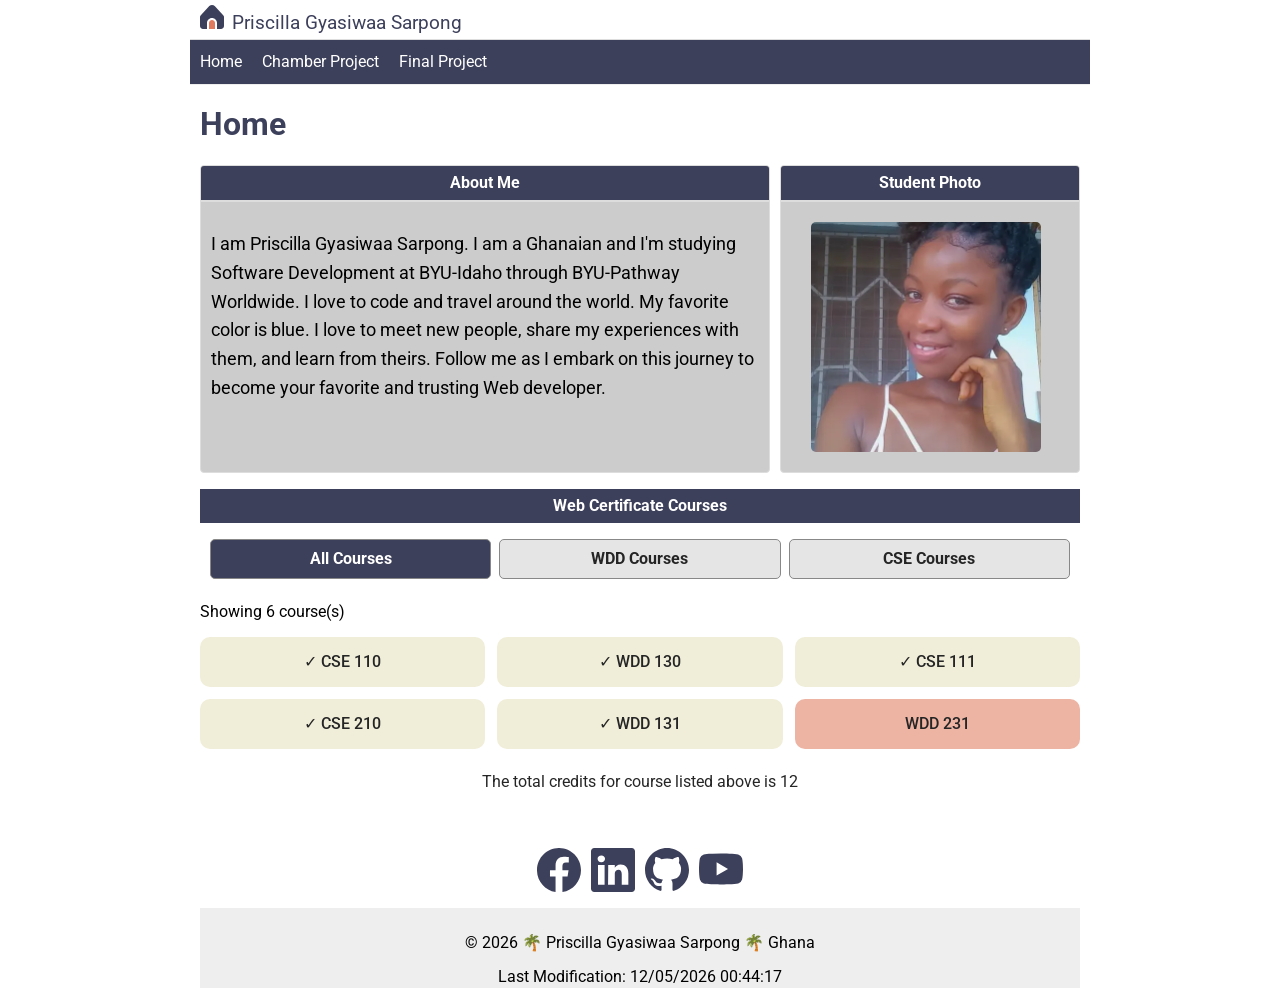
<file: index.html>
<!DOCTYPE html>
<html lang="en">
<head>
    <meta charset="UTF-8">
    <meta name="viewport" content="width=device-width, initial-scale=1.0">
    
    <title>Home | Priscilla Sarpong</title>

    <meta name="description" content="Priscilla Sarpong's WDD 231 homepage featuring her profile, projects, and certificate courses.">
    <meta name="author" content="Priscilla Gyasiwaa Sarpong">

    <meta property="og:title" content="Priscilla Gyasiwaa Sarpong | WDD231 Course Homepage">
    <meta property="og:description" content="Explore Priscilla Sarpong's WDD 231 homepage, featuring her profile, web development courses, and learning progress">
    <meta property="og:image" content="https://psarpong-tech.github.io/wdd231/images/profile.webp">
    <meta property="og:url" content="https://psarpong-tech.github.io/wdd231/">

    <link rel="preconnect" href="https://fonts.googleapis.com">
    <link rel="preconnect" href="https://fonts.gstatic.com" crossorigin>
    <link href="https://fonts.googleapis.com/css2?family=Roboto&family=Open+Sans&display=swap" rel="stylesheet">

    <link rel="stylesheet" href="styles/normalize.css">
    <link rel="stylesheet" href="styles/small.css">
    <link rel="stylesheet" href="styles/larger.css">
    
    <link rel="icon" href="favicon.ico">

    <script src="scripts/navigation.js" defer></script>
    <script src="scripts/getdates.js" defer></script>
    <script src="scripts/course.js" defer></script>

</head>
<body>
    <header>
        <img src="images/home.svg" alt="Site Logo" width="512" height="512">
        <span>Priscilla Gyasiwaa Sarpong</span>
        <button id="ham-btn" class="hamburger" aria-label="Open navigation menu" aria-expanded="false"></button>
    </header>

    <nav id="nav-bar" class="navigation">
        <ul>
            <li class="current"><a href="index.html">Home</a></li>
            <li><a href="https://psarpong-tech.github.io/wdd231/chamber">Chamber Project</a></li>
            <li><a href="#">Final Project</a></li>
        </ul>
    </nav>

    <main>
        <h1>Home</h1>
        <div class="profile-content">
            <section class="profile">
                <h2>About Me</h2>
                <p>I am Priscilla Gyasiwaa Sarpong. I am a Ghanaian and I'm studying Software Development at BYU-Idaho through BYU-Pathway Worldwide.
                    I love to code and travel around the world. My favorite color is blue. I love to meet new people, share my experiences with them,
                    and learn from theirs. Follow me as I embark on this journey to become your favorite and trusting Web developer.
                </p>
            </section>

            <section class="photo">
                <h2>Student Photo</h2>
                <img src="images/profile.webp" alt="Priscilla Sarpong">
            </section>
            
        </div>

        <section class="courses">
            <h2>Web Certificate Courses</h2>
            <div class="filters">
                <button type="button" class="filter-btn active" data-filter="all">
                All Courses
                </button>
                <button type="button" class="filter-btn" data-filter="WDD">
                WDD Courses
                </button>
                <button type="button" class="filter-btn" data-filter="CSE">
                CSE Courses
                </button>
            </div>

            <p id="course-count" aria-live="polite"></p>

            <div id="course-content" class="course-grid"></div>

            <p id="credit-total" class="credit-total" aria-live="polite"></p>
        </section>

        <dialog id="course-details"></dialog>
    </main>

    <footer>
        <div class="social">
            <a href="https://facebook.com/priscillagyasiwaaofficial" target="_blank"><img src="images/facebook.svg" alt="Facebook" width="16" height="16"></a>
            <a href="https://linkedin.com/priscillagyasiwaa" target="_blank"><img src="images/linkedin.svg" alt="LinkedIn" width="16" height="16"></a>
            <a href="https://github.com/psarpong-tech" target="_blank"><img src="images/github.svg" alt="Github" width="16" height="16"></a>
            <a href="https://youtube.com/@PSMediatales" target="_blank"><img src="images/youtube.svg" alt="YouTube" width="16" height="16"></a>
        </div>

        <div class="footer-p">
            <p>©️ <span id="currentyear"></span> 🌴 Priscilla Gyasiwaa Sarpong 🌴 Ghana</p>
            <p id="lastModified"></p>
        </div>
    </footer>
</body>
</html>
</file>
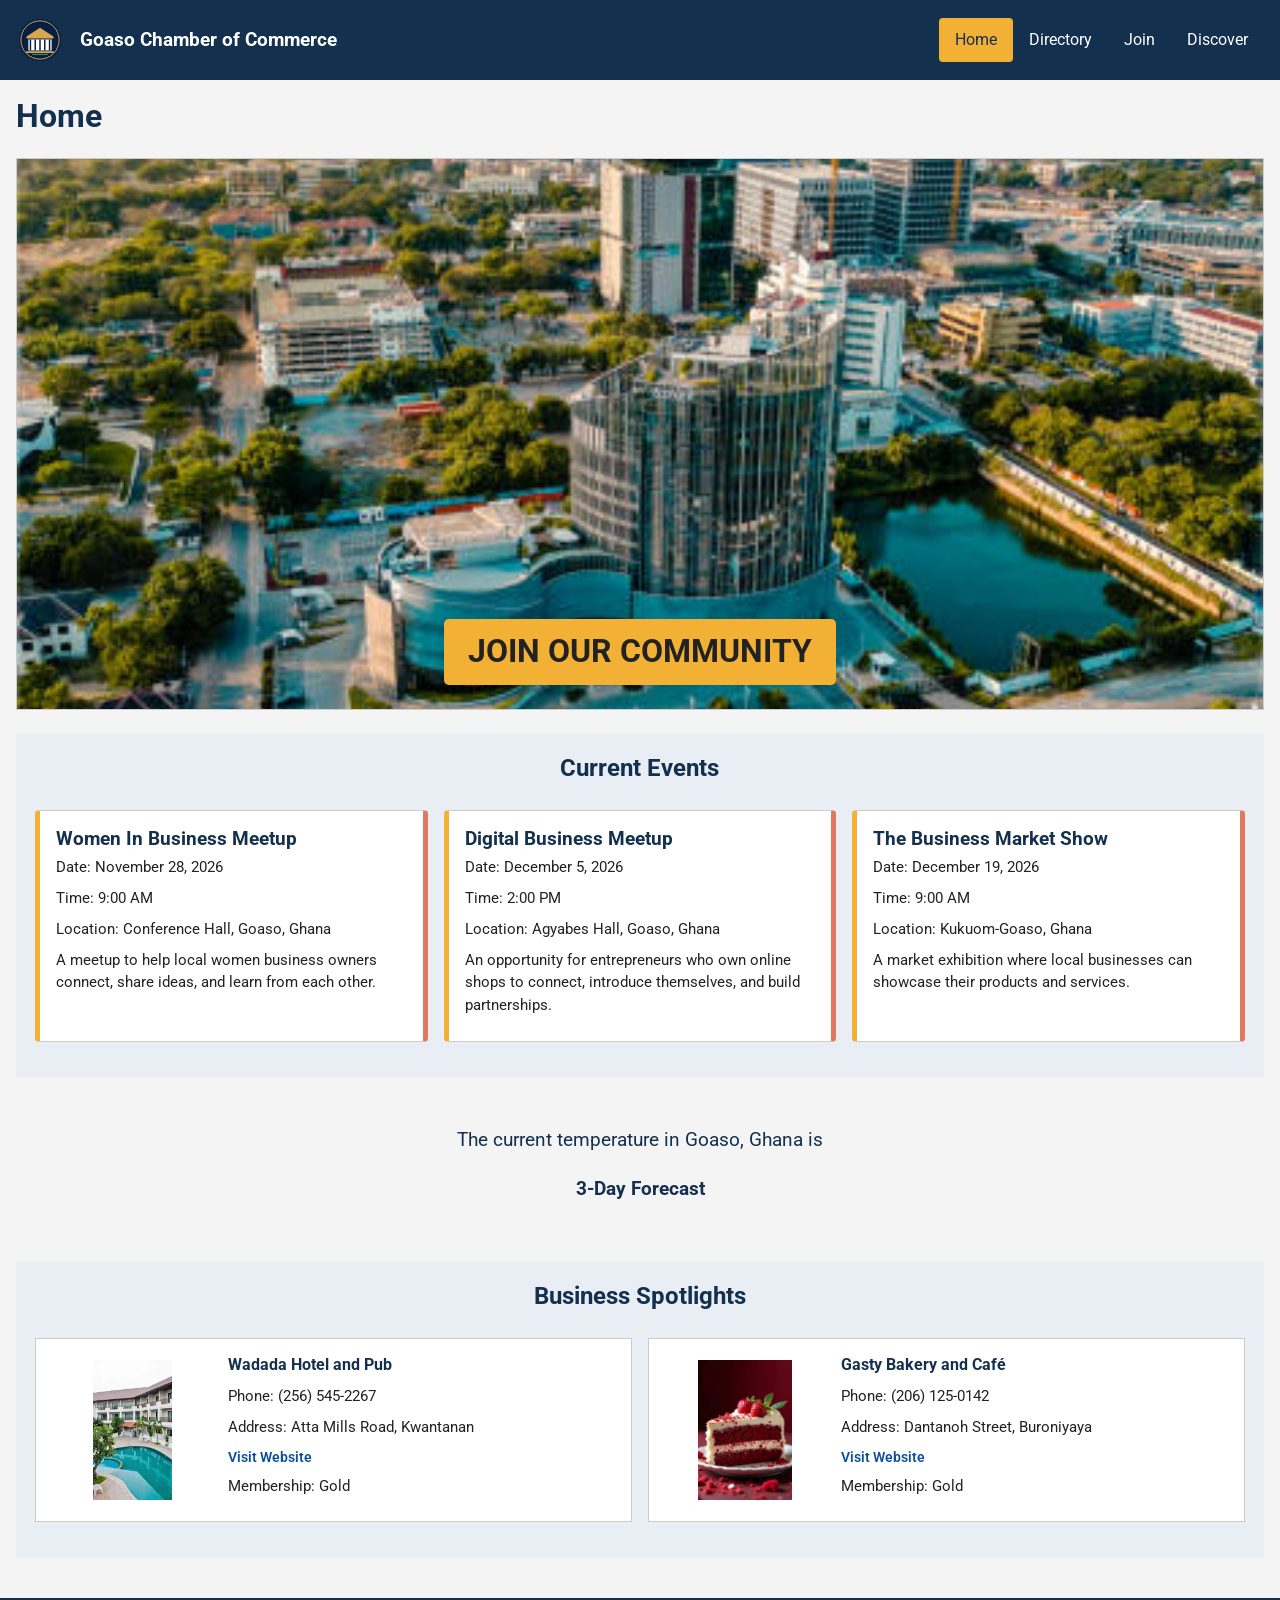
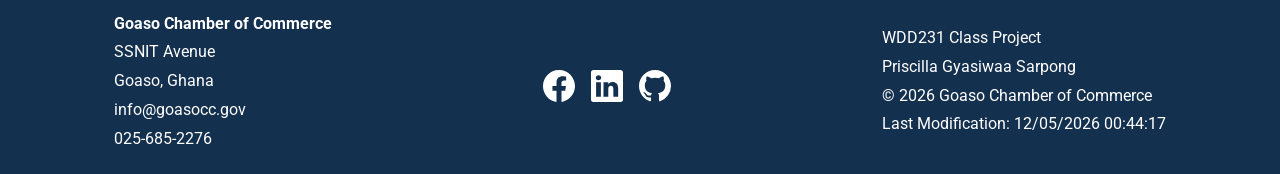
<file: chamber/index.html>
<!DOCTYPE html>
<html lang="en">
<head>
  <meta charset="UTF-8">
  <meta name="viewport" content="width=device-width, initial-scale=1.0">
  <title>Home | Goaso Chamber of Commerce</title>

  <meta name="description" content="Discover the Goaso Chamber of Commerce, explore local businesses, stay updated on community events, and check the latest weather in Goaso, Ghana.">
  <meta name="author" content="Priscilla Gyasiwaa Sarpong">

  <link rel="icon" href="images/favicon (1).ico" type="image/svg+xml">

  <meta property="og:title" content="Home | Goaso Chamber of Commerce">
  <meta property="og:description" content="Connect with the Goaso business community, discover local businesses, explore community events, and stay informed about Goaso, Ghana.">
  <meta property="og:image" content="https://psarpong-tech.github.io/wdd231/chamber/images/goaso-chamber.png">
  <meta property="og:url" content="https://psarpong-tech.github.io/wdd231/chamber/index.html">
  <meta property="og:type" content="website">

  <link rel="preconnect" href="https://fonts.googleapis.com">
  <link rel="preconnect" href="https://fonts.gstatic.com" crossorigin>
  <link href="https://fonts.googleapis.com/css2?family=Roboto&display=swap" rel="stylesheet">

  <link rel="stylesheet" href="styles/normalize.css">
  <link rel="stylesheet" href="styles/small-chamber.css">
  <link rel="stylesheet" href="styles/large-chamber.css">

  <script src="scripts/navigation.js" defer></script>
  <script src="scripts/events.js" defer></script>
  <script src="scripts/weather.js" defer></script>
  <script src="scripts/spotlights.js" defer></script>
  <script src="scripts/getdates.js" defer></script>
</head>
<body>
  <header>
    <img src="images/logo.svg" alt="Chamber logo" width="48" height="48">
    <span>Goaso Chamber of Commerce</span>
    <button id="ham-btn" class="hamburger" aria-label="Open navigation menu" aria-expanded="false"></button>
    <nav id="nav-bar" class="navigation">
      <ul>
        <li><a href="index.html" class="active">Home</a></li>
        <li><a href="directory.html">Directory</a></li>
        <li><a href="join.html">Join</a></li>
        <li><a href="#">Discover</a></li>
      </ul>
    </nav>
  </header>

  <main>
    <h1>Home</h1>
    <div class="hero-image">
      <img src="images/background-image.jpg" alt="">    
      <nav class="cta">
        <a href="join.html" class="btn">JOIN OUR COMMUNITY</a>
      </nav>
    </div>

    <section id="current-events">
      <h2>Current Events</h2>
    </section>

    <section id="current-weather">
      <p>The current temperature in Goaso, Ghana is <span id="current-temp"></span></p>
      <figure id="current-weather-icon">
        <figcaption></figcaption>
      </figure>

      <h3>3-Day Forecast</h3>
      <div id="forecast"></div>
    </section>

    <section id="spotlights">
      <h2>Business Spotlights</h2>
    </section>
  </main> 

  <footer>
    <section>
      <div class="address">
        <p><strong>Goaso Chamber of Commerce</strong></p>
        <p>SSNIT Avenue</p>
        <p>Goaso, Ghana</p>
        <p>info@goasocc.gov</p>
        <p>025-685-2276</p>
      </div>

      <div class="social">
        <a href="https://facebook.com/priscillagyasiwaaofficial" target="_blank" rel="noopener noreferrer"><img src="images/facebook.svg" alt="Facebook" width="32" height="32"></a>
        <a href="https://linkedin.com/priscillagyasiwaa" target="_blank" rel="noopener noreferrer"><img src="images/linkedin.svg" alt="LinkedIn" width="32" height="32"></a>
        <a href="https://github.com/psarpong-tech" target="_blank" rel="noopener noreferrer"><img src="images/github.svg" alt="Github" width="32" height="32"></a>
      </div>

      <div class="project-info">
        <p>WDD231 Class Project</p>
        <p>Priscilla Gyasiwaa Sarpong</p>
        <p> ©️ <span id="currentyear"></span> Goaso Chamber of Commerce</p>
        <p id="lastModified"></p>
      </div>  
    </section>
  </footer>
  
</body>
</html>
</file>
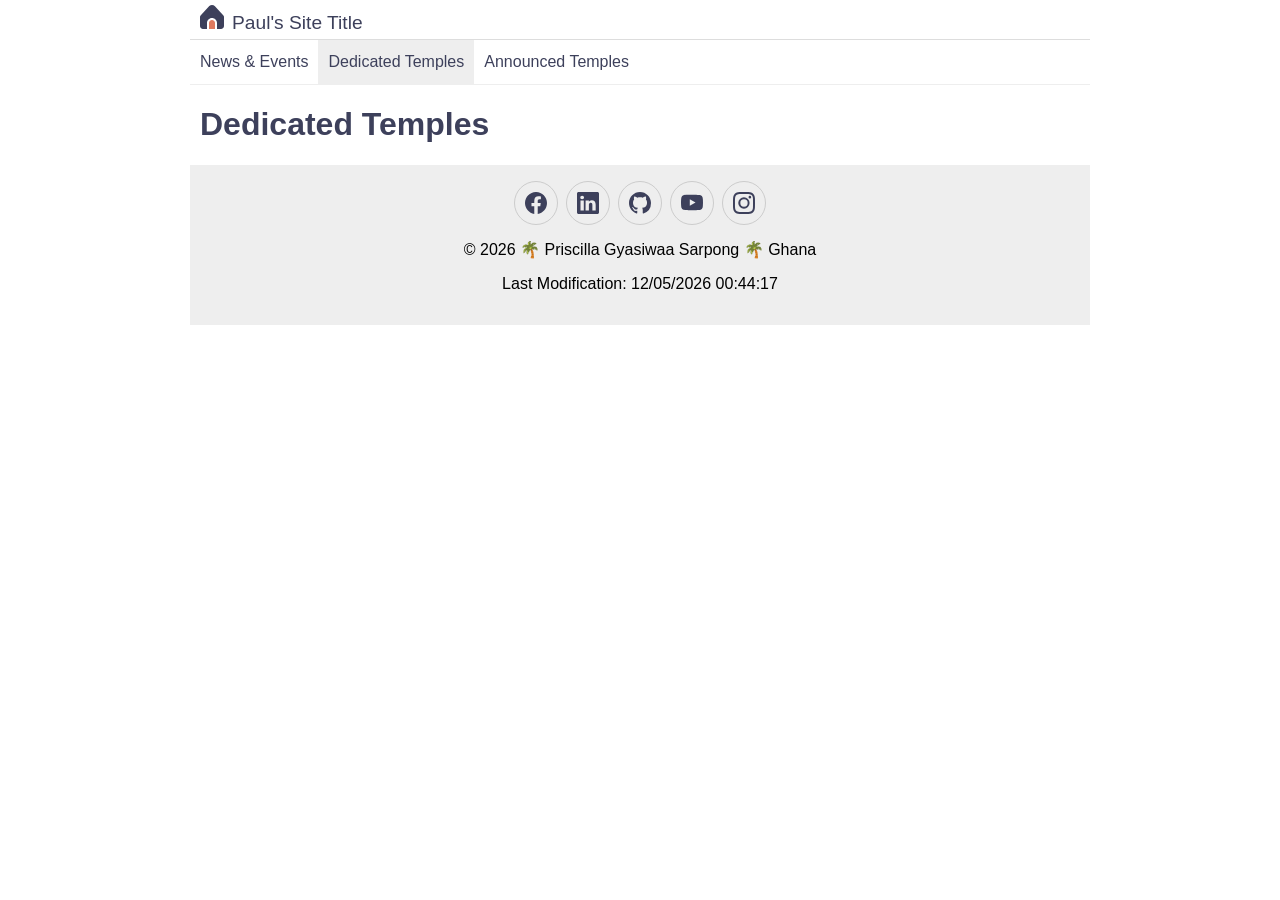
<file: site-review/index.html>
<!DOCTYPE html>
<html lang="en">
<head>
    <meta charset="UTF-8">
    <meta name="viewport" content="width=device-width, initial-scale=1.0">
    <title>Document</title>
    <link rel="stylesheet" href="styles/normalize.css">
    <link rel="stylesheet" href="styles/base.css">
    <link rel="stylesheet" href="styles/larger.css">

</head>
<body>
    <header>
        <img src="images/home.svg" alt="Site Logo" width="512" height="512">
        <span>Paul's Site Title</span>
        <button id="ham-btn" class="hamburger"></button>
    </header>
    <nav id="nav-bar" class="navigation">
        <ul>
            <li><a href="#">News &amp; Events</a></li>
            <li class="current"><a href="#">Dedicated Temples</a></li>
            <li><a href="#">Announced Temples</a></li>
        </ul>
    </nav>
    <main>
        <h1>Dedicated Temples</h1>
    </main>
    <footer>
        <div class="social">
            <a href="https://facebook.com/priscillagyasiwaaofficial" target="_blank"><img src="images/facebook.svg" alt="Facebook" width="16px" height="16px"></a>
            <a href="https://linkedin.com/priscillagyasiwaa" target="_blank"><img src="images/linkedin.svg" alt="LinkedIn" width="16px" height="16px"></a>
            <a href="https://github.com/psarpong-tech" target="_blank"><img src="images/github.svg" alt="Github" width="16px" height="16px"></a>
            <a href="https://youtube.com/@PSMediatales" target="_blank"><img src="images/youtube.svg" alt="YouTube" width="16px" height="16px"></a>
            <a href="https://instagram.com/nanaesiako" target="_blank"><img src="images/instagram.svg" alt="Instagram" width="16px" height="16px"></a>
        </div>

        <p>©️ <span id="currentyear"></span> 🌴 Priscilla Gyasiwaa Sarpong 🌴 Ghana</p>
        <p id="lastModified"></p>
    </footer>
    <script src="scripts/navigation.js"></script>
</body>
</html>
</file>
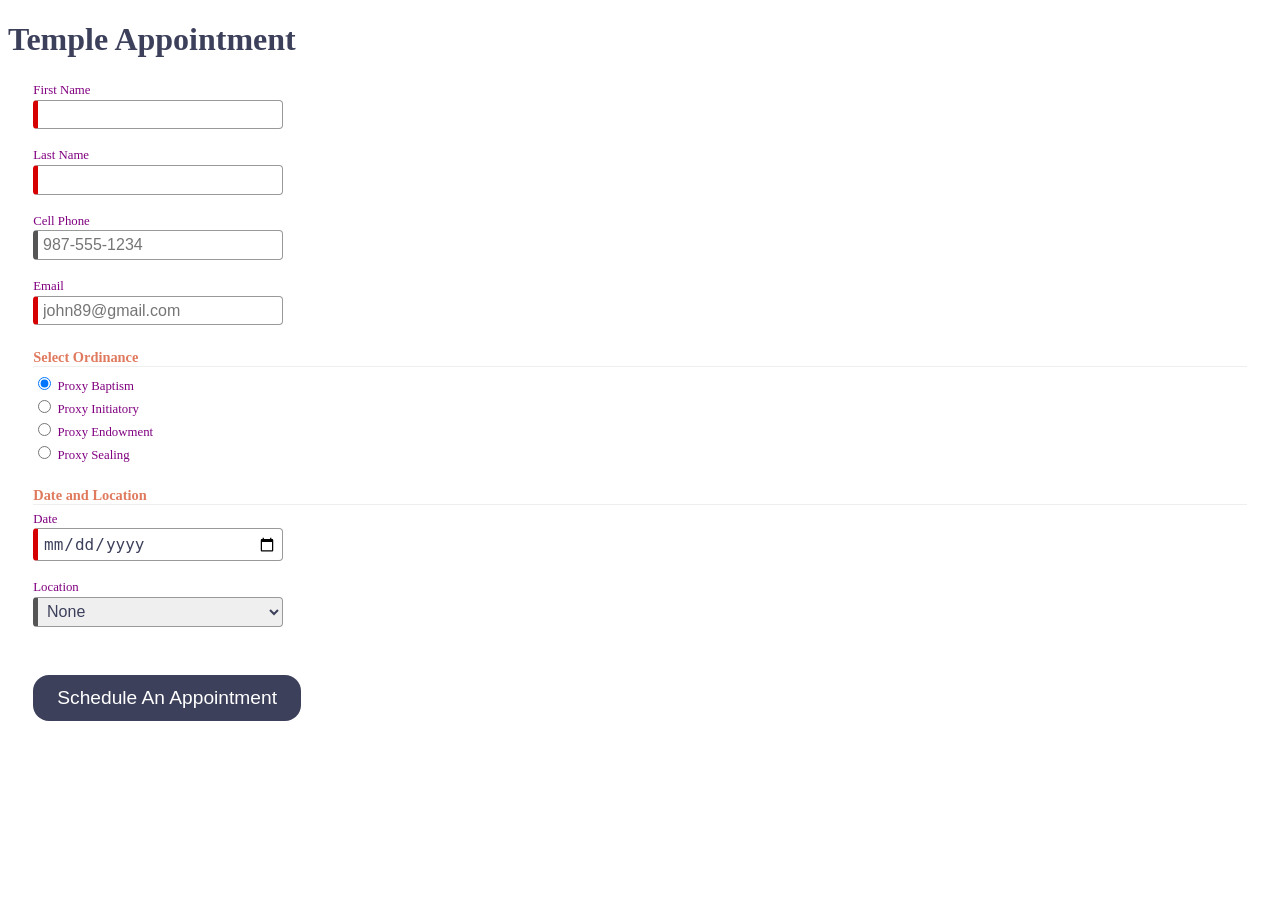
<file: startHere/index.html>
<!DOCTYPE html>
<html lang="en">

<head>
  <meta charset="UTF-8">
  <meta name="viewport" content="width=device-width, initial-scale=1.0">
  <meta name="description" content="Web Lab Start File">
  <meta name="author" content="Paul Cheney">

  <link rel="stylesheet" href="styles/small.css">
  <link rel="stylesheet" href="styles/large.css">

  <title>Web Lab Start File</title>
</head>

<body>

  <main>
    <h1>Temple Appointment</h1>

    <form method="GET" action="thanks.html" class="designOne">
      <label>First Name <input type="text" name="first" required autocomplete="given-name" title="Your First Name"></label>
        <label>Last Name <input type="text" name="last" required autocomplete="family-name" title="Your Last Name"></label>
        <label>Cell Phone <input type="tel" name="phone"  autocomplete="tel" title="A Phone Number with dashes" placeholder="987-555-1234" ></label>
        <label>Email <input type="email" name="email" required placeholder="john89@gmail.com"  title="Your Email" autocomplete="email"></label>
  

        <h3>Select Ordinance</h3>
        <label><input type="radio" name="ordinance" value="Baptism" checked> Proxy Baptism</label>
        <label><input type="radio" name="ordinance" value="Initiatory"> Proxy Initiatory</label>
        <label><input type="radio" name="ordinance" value="Endowment"> Proxy Endowment</label>
        <label><input type="radio" name="ordinance" value="Sealing"> Proxy Sealing</label>

        
        <h3>Date and Location</h3>
        <label>Date <input type="date" name="date" required></label>

        <label>Location
          <select name="location" required>
            <option value="">None</option>
            <option value="Payson">Payson</option>
            <option value="Orem">Orem</option>
            <option value="Provo City Center">Provo City Center</option>
        </label>

        <input type="submit" value="Schedule An Appointment">
    </form>

    
  </main>

</body>
</html>
</file>
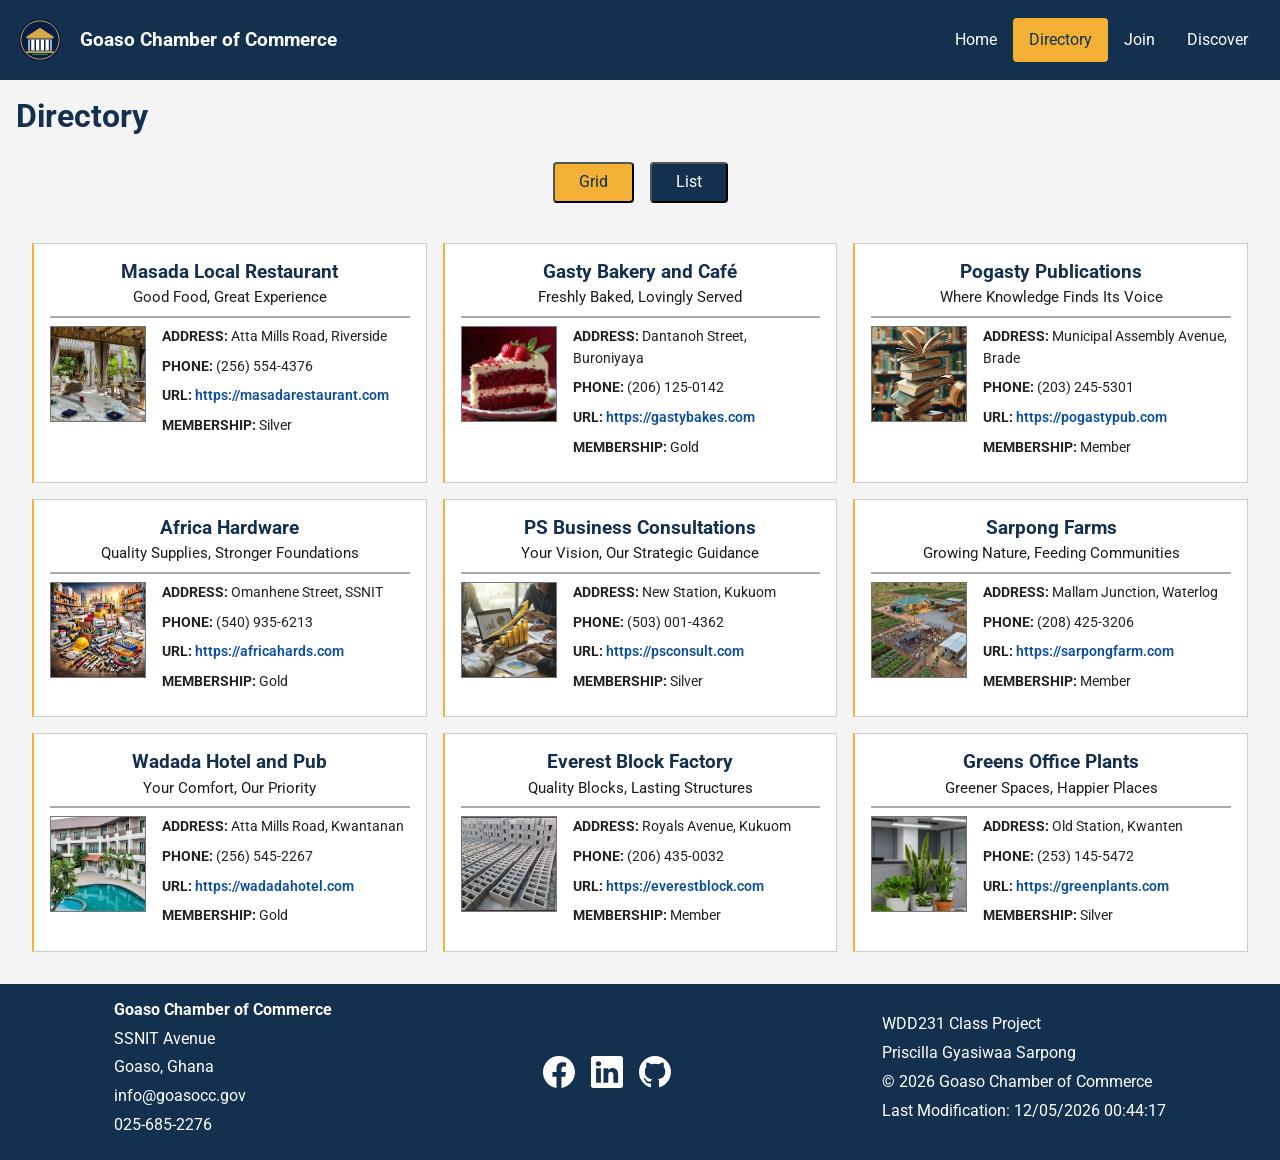
<file: chamber/directory.html>
<!DOCTYPE html>
<html lang="en">
<head>
  <meta charset="UTF-8">
  <meta name="viewport" content="width=device-width, initial-scale=1.0">

  <title>Directory | Goaso Chamber of Commerce</title>

  <meta name="description" content="Explore the directory of the member businesses of the Goaso Chamber of Commerce.">
  <meta name="author" content="Priscilla Gyasiwaa Sarpong">

  <link rel="icon" href="images/favicon (1).ico" type="image/svg+xml">

  <meta property="og:title" content="Directory | Goaso Chamber of Commerce">
  <meta property="og:description" content="Explore the directory of the member businesses of the Goaso Chamber of Commerce.">
  <meta property="og:image" content="https://psarpong-tech.github.io/wdd231/chamber/images/goaso-chamber.png">
  <meta property="og:url" content="https://psarpong-tech.github.io/wdd231/chamber/directory.html">
  <meta property="og:type" content="website">

  <link rel="preconnect" href="https://fonts.googleapis.com">
  <link rel="preconnect" href="https://fonts.gstatic.com" crossorigin>
  <link href="https://fonts.googleapis.com/css2?family=Roboto&display=swap" rel="stylesheet">

  <link rel="stylesheet" href="styles/normalize.css">
  <link rel="stylesheet" href="styles/small-chamber.css">
  <link rel="stylesheet" href="styles/large-chamber.css">

  <script src="scripts/navigation.js" defer></script>
  <script src="scripts/directory.js" defer></script>
  <script src="scripts/getdates.js" defer></script>
</head>

<body>
  <header>
    <img src="images/logo.svg" alt="Chamber logo" width="48" height="48">
    <span>Goaso Chamber of Commerce</span>
    <button id="ham-btn" class="hamburger" aria-label="Open navigation menu" aria-expanded="false"></button>
    <nav id="nav-bar" class="navigation">
      <ul>
        <li><a href="index.html">Home</a></li>
        <li><a href="directory.html" class="active">Directory</a></li>
        <li><a href="join.html">Join</a></li>
        <li><a href="#">Discover</a></li>
      </ul>
    </nav>
  </header>

  <main>
    <h1>Directory</h1>
    <div class="view-buttons">
      <button id="grid" class="active">Grid</button>
      <button id="list">List</button>
    </div>
    
    <div id="members" class="grid"></div>
  </main>

  <footer>
    <section>
      <div class="address">
        <p><strong>Goaso Chamber of Commerce</strong></p>
        <p>SSNIT Avenue</p>
        <p>Goaso, Ghana</p>
        <p>info@goasocc.gov</p>
        <p>025-685-2276</p>
      </div>

      <div class="social">
        <a href="https://facebook.com/priscillagyasiwaaofficial" target="_blank" rel="noopener noreferrer"><img src="images/facebook.svg" alt="Facebook" width="32" height="32"></a>
        <a href="https://linkedin.com/priscillagyasiwaa" target="_blank" rel="noopener noreferrer"><img src="images/linkedin.svg" alt="LinkedIn" width="32" height="32"></a>
        <a href="https://github.com/psarpong-tech" target="_blank" rel="noopener noreferrer"><img src="images/github.svg" alt="Github" width="32" height="32"></a>
      </div>

      <div class="project-info">
        <p>WDD231 Class Project</p>
        <p>Priscilla Gyasiwaa Sarpong</p>
        <p> ©️ <span id="currentyear"></span> Goaso Chamber of Commerce</p>
        <p id="lastModified"></p>
      </div>  
    </section>
  </footer>
</body>
</html>
</file>
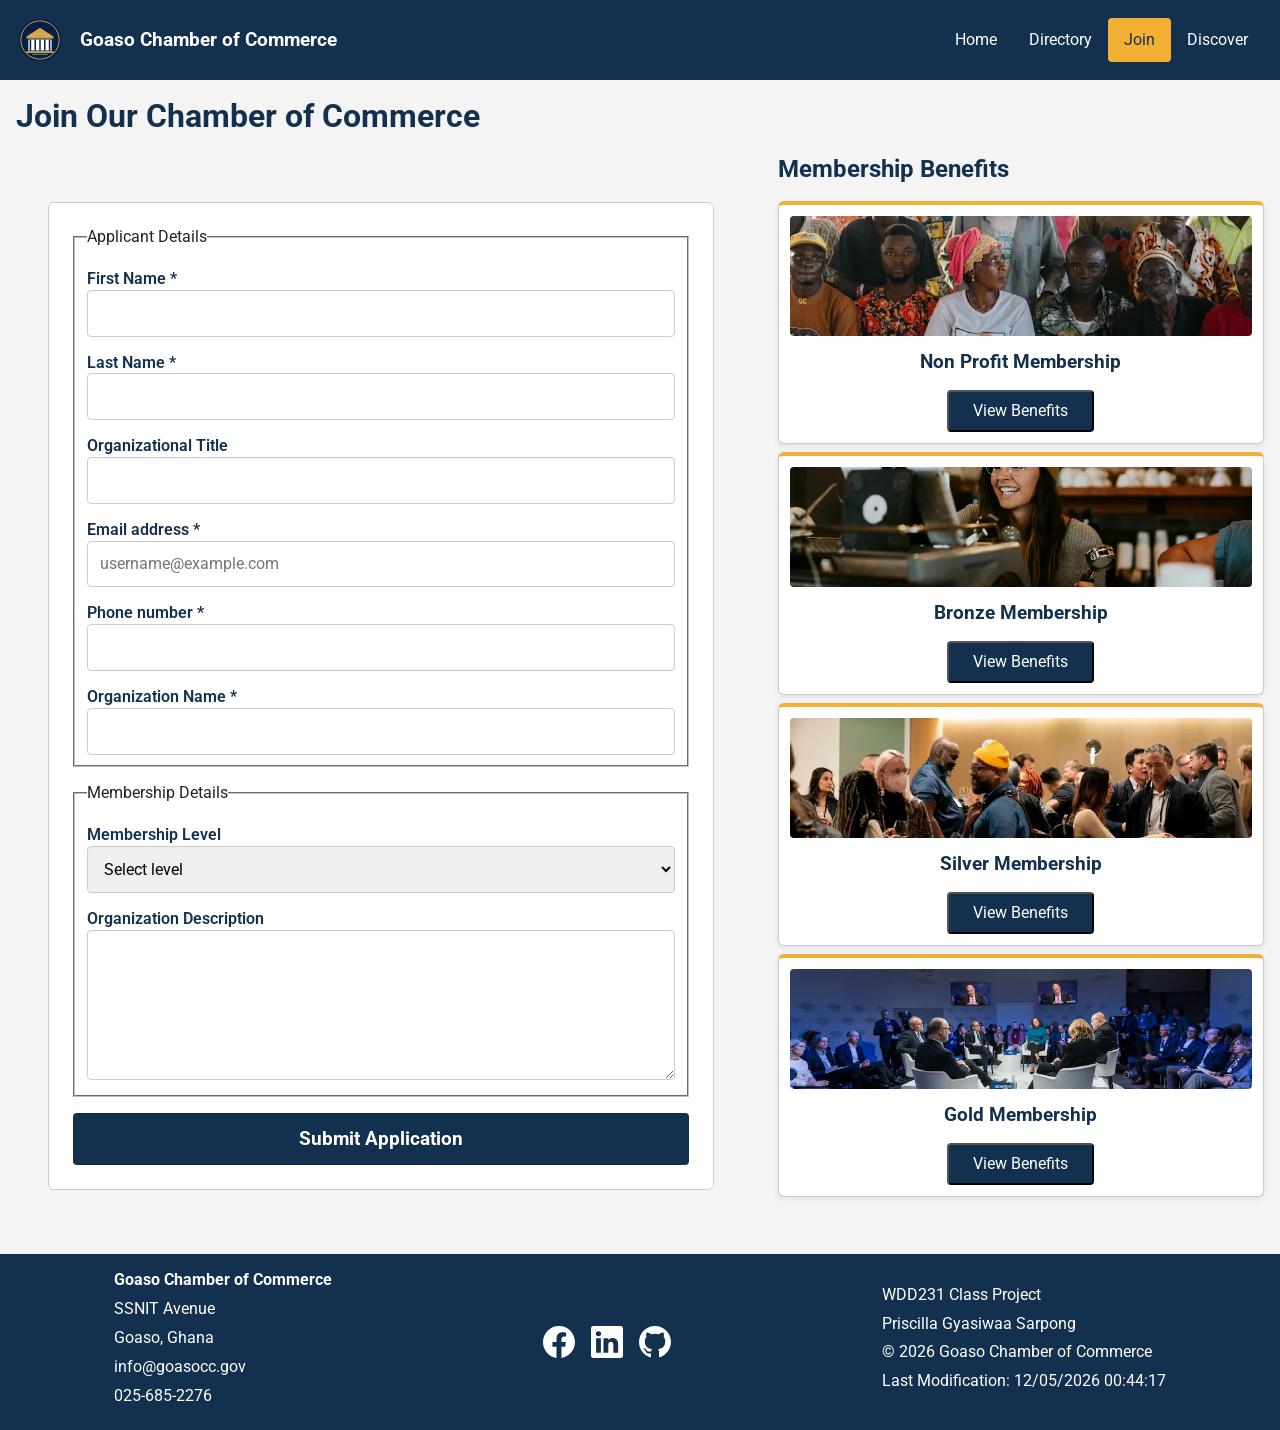
<file: chamber/join.html>
<!DOCTYPE html>
<html lang="en">
<head>
  <meta charset="UTF-8">
  <meta name="viewport" content="width=device-width, initial-scale=1.0">
  <title>Join | Goaso Chamber of Commerce</title>

  <meta name="description" content="Join the Goaso Chamber of Commerce and connect with local businesses, access networking opportunities, and explore membership benefits.">
  <meta name="author" content="Priscilla Gyasiwaa Sarpong">

  <link rel="icon" href="images/favicon (1).ico" type="image/svg+xml">

  <meta property="og:title" content="Join | Goaso Chamber of Commerce">
  <meta property="og:description" content="Join the Goaso business community and explore chamber membership opportunities.">
  <meta property="og:image" content="https://psarpong-tech.github.io/wdd231/chamber/images/goaso-chamber.png">
  <meta property="og:url" content="https://psarpong-tech.github.io/wdd231/chamber/join.html">
  <meta property="og:type" content="website">

  <link rel="preconnect" href="https://fonts.googleapis.com">
  <link rel="preconnect" href="https://fonts.gstatic.com" crossorigin>
  <link href="https://fonts.googleapis.com/css2?family=Roboto&display=swap" rel="stylesheet">

  <link rel="stylesheet" href="styles/normalize.css">
  <link rel="stylesheet" href="styles/small-chamber.css">
  <link rel="stylesheet" href="styles/large-chamber.css">

  <script src="scripts/navigation.js" defer></script>
  <script src="scripts/join.js" defer></script>
  <script src="scripts/getdates.js" defer></script>
</head>
<body>
  <header>
    <img src="images/logo.svg" alt="Chamber logo" width="48" height="48">
    <span>Goaso Chamber of Commerce</span>
    <button id="ham-btn" class="hamburger" aria-label="Open navigation menu" aria-expanded="false"></button>
    <nav id="nav-bar" class="navigation">
      <ul>
        <li><a href="index.html">Home</a></li>
        <li><a href="directory.html">Directory</a></li>
        <li><a href="join.html" class="active">Join</a></li>
        <li><a href="#">Discover</a></li>
      </ul>
    </nav>
  </header>

  <main>
    <h1>Join Our Chamber of Commerce</h1>
    <div class="join-container">

      <div class="join-form">
        <form method="get" action="thankyou.html">

          <fieldset >
            <legend>Applicant Details</legend>

            <label for="first-name">First Name *</label>
            <input id="first-name" name="firstName" type="text" title="Enter your first name" required autocomplete="given-name">

            <label for="last-name">Last Name *</label>
            <input id="last-name" name="lastName" type="text" title="Enter your last name" required autocomplete="family-name">

            <label for="organization-title">Organizational Title</label>
            <input id="organization-title" name="organizationTitle" type="text" title="Enter your organizational title using at least seven letters, spaces, or hyphens" autocomplete="organization-title" pattern="[A-Za-z -]{7,}">

            <label for="email">Email address *</label>
            <input id="email" name="email" type="email" title="Enter a valid email address" required autocomplete="email" placeholder="username@example.com">

            <label for="phone">Phone number *</label>
            <input id="phone" name="phone" type="tel" title="Enter your mobile phone number" required autocomplete="tel">

            <label for="organization-name">Organization Name *</label>
            <input id="organization-name" name="organizationName" type="text" title="Enter your business or organization name" required autocomplete="organization">
          </fieldset>

          <fieldset>
            <legend>Membership Details</legend>

            <label for="membership-level">Membership Level</label>
              <select id="membership-level" name="membershipLevel">
                <option value="">Select level</option>
                <option value="np">NP Membership</option>
                <option value="bronze">Bronze Membership</option>
                <option value="silver">Silver Membership</option>
                <option value="gold">Gold Membership</option>
              </select> 

            <label for="organization-description">Organization Description</label>
              <textarea id="organization-description" name="description" title="Describe your business or organization"></textarea>
          </fieldset>    

          <input type="hidden" id="timestamp" name="timestamp">
          
          <input type="submit" value="Submit Application">
        </form>
      </div>

      <section class="membership-cards">
        <h2>Membership Benefits</h2>

        <div id="membership-container"></div>
      </section>
    </div>

    <dialog id="level-modal">
      <div id="modal-content"></div>

      <button type="button" id="close-modal">Close</button>
    </dialog>
  </main> 

  <footer>
    <section>
      <div class="address">
        <p><strong>Goaso Chamber of Commerce</strong></p>
        <p>SSNIT Avenue</p>
        <p>Goaso, Ghana</p>
        <p>info@goasocc.gov</p>
        <p>025-685-2276</p>
      </div>

      <div class="social">
        <a href="https://facebook.com/priscillagyasiwaaofficial" target="_blank" rel="noopener noreferrer"><img src="images/facebook.svg" alt="Facebook" width="32" height="32"></a>
        <a href="https://linkedin.com/priscillagyasiwaa" target="_blank" rel="noopener noreferrer"><img src="images/linkedin.svg" alt="LinkedIn" width="32" height="32"></a>
        <a href="https://github.com/psarpong-tech" target="_blank" rel="noopener noreferrer"><img src="images/github.svg" alt="Github" width="32" height="32"></a>
      </div>

      <div class="project-info">
        <p>WDD231 Class Project</p>
        <p>Priscilla Gyasiwaa Sarpong</p>
        <p> ©️ <span id="currentyear"></span> Goaso Chamber of Commerce</p>
        <p id="lastModified"></p>
      </div>  
    </section>
  </footer>
  
</body>
</html>
</file>
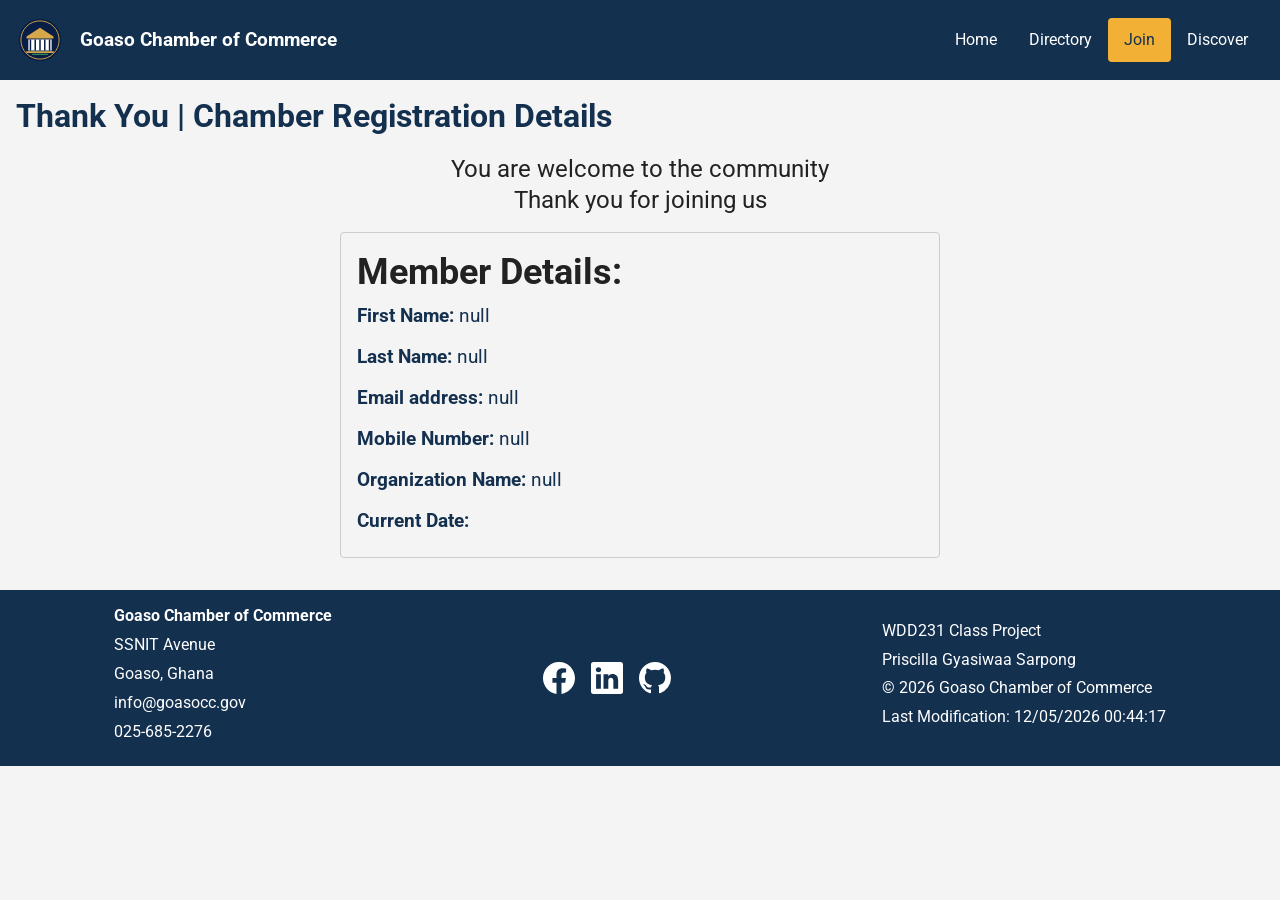
<file: chamber/thankyou.html>
<!DOCTYPE html>
<html lang="en">

<head>
  <meta charset="UTF-8">
  <meta name="viewport" content="width=device-width, initial-scale=1.0">
  <meta name="description" content="Form action page to thank users for joining Goaso Chamber of Commerce">
  <meta name="author" content="Priscilla Gyasiwaa Sarpong">

  <link rel="icon" href="images/favicon (1).ico" type="image/svg+xml">

  <link rel="preconnect" href="https://fonts.googleapis.com">
  <link rel="preconnect" href="https://fonts.gstatic.com" crossorigin>
  <link href="https://fonts.googleapis.com/css2?family=Roboto&display=swap" rel="stylesheet">

  <link rel="stylesheet" href="styles/normalize.css">
  <link rel="stylesheet" href="styles/small-chamber.css">
  <link rel="stylesheet" href="styles/large-chamber.css">

  <script src="scripts/navigation.js" defer></script>
  <script src="scripts/thankyou.js" defer></script>
  <script src="scripts/getdates.js" defer></script>

  <title>Thank You</title>
</head>

<body>
  <header>
    <img src="images/logo.svg" alt="Chamber logo" width="48" height="48">
    <span>Goaso Chamber of Commerce</span>
    <button id="ham-btn" class="hamburger" aria-label="Open navigation menu" aria-expanded="false"></button>
    <nav id="nav-bar" class="navigation">
      <ul>
        <li><a href="index.html">Home</a></li>
        <li><a href="directory.html">Directory</a></li>
        <li><a href="join.html" class="active">Join</a></li>
        <li><a href="#">Discover</a></li>
      </ul>
    </nav>
  </header>

  <main>
    <h1>Thank You | Chamber Registration Details</h1>
    <div class="thanks">
      <p>
        You are welcome to the community
      </p>
      <p>Thank you for joining us</p>

      <div id="member-details"></div>
    </div>

    

  </main>

  <footer>
    <section>
      <div class="address">
        <p><strong>Goaso Chamber of Commerce</strong></p>
        <p>SSNIT Avenue</p>
        <p>Goaso, Ghana</p>
        <p>info@goasocc.gov</p>
        <p>025-685-2276</p>
      </div>

      <div class="social">
        <a href="https://facebook.com/priscillagyasiwaaofficial" target="_blank" rel="noopener noreferrer"><img src="images/facebook.svg" alt="Facebook" width="32" height="32"></a>
        <a href="https://linkedin.com/priscillagyasiwaa" target="_blank" rel="noopener noreferrer"><img src="images/linkedin.svg" alt="LinkedIn" width="32" height="32"></a>
        <a href="https://github.com/psarpong-tech" target="_blank" rel="noopener noreferrer"><img src="images/github.svg" alt="Github" width="32" height="32"></a>
      </div>

      <div class="project-info">
        <p>WDD231 Class Project</p>
        <p>Priscilla Gyasiwaa Sarpong</p>
        <p> ©️ <span id="currentyear"></span> Goaso Chamber of Commerce</p>
        <p id="lastModified"></p>
      </div>  
    </section>
  </footer>

</body>
</html>
</file>
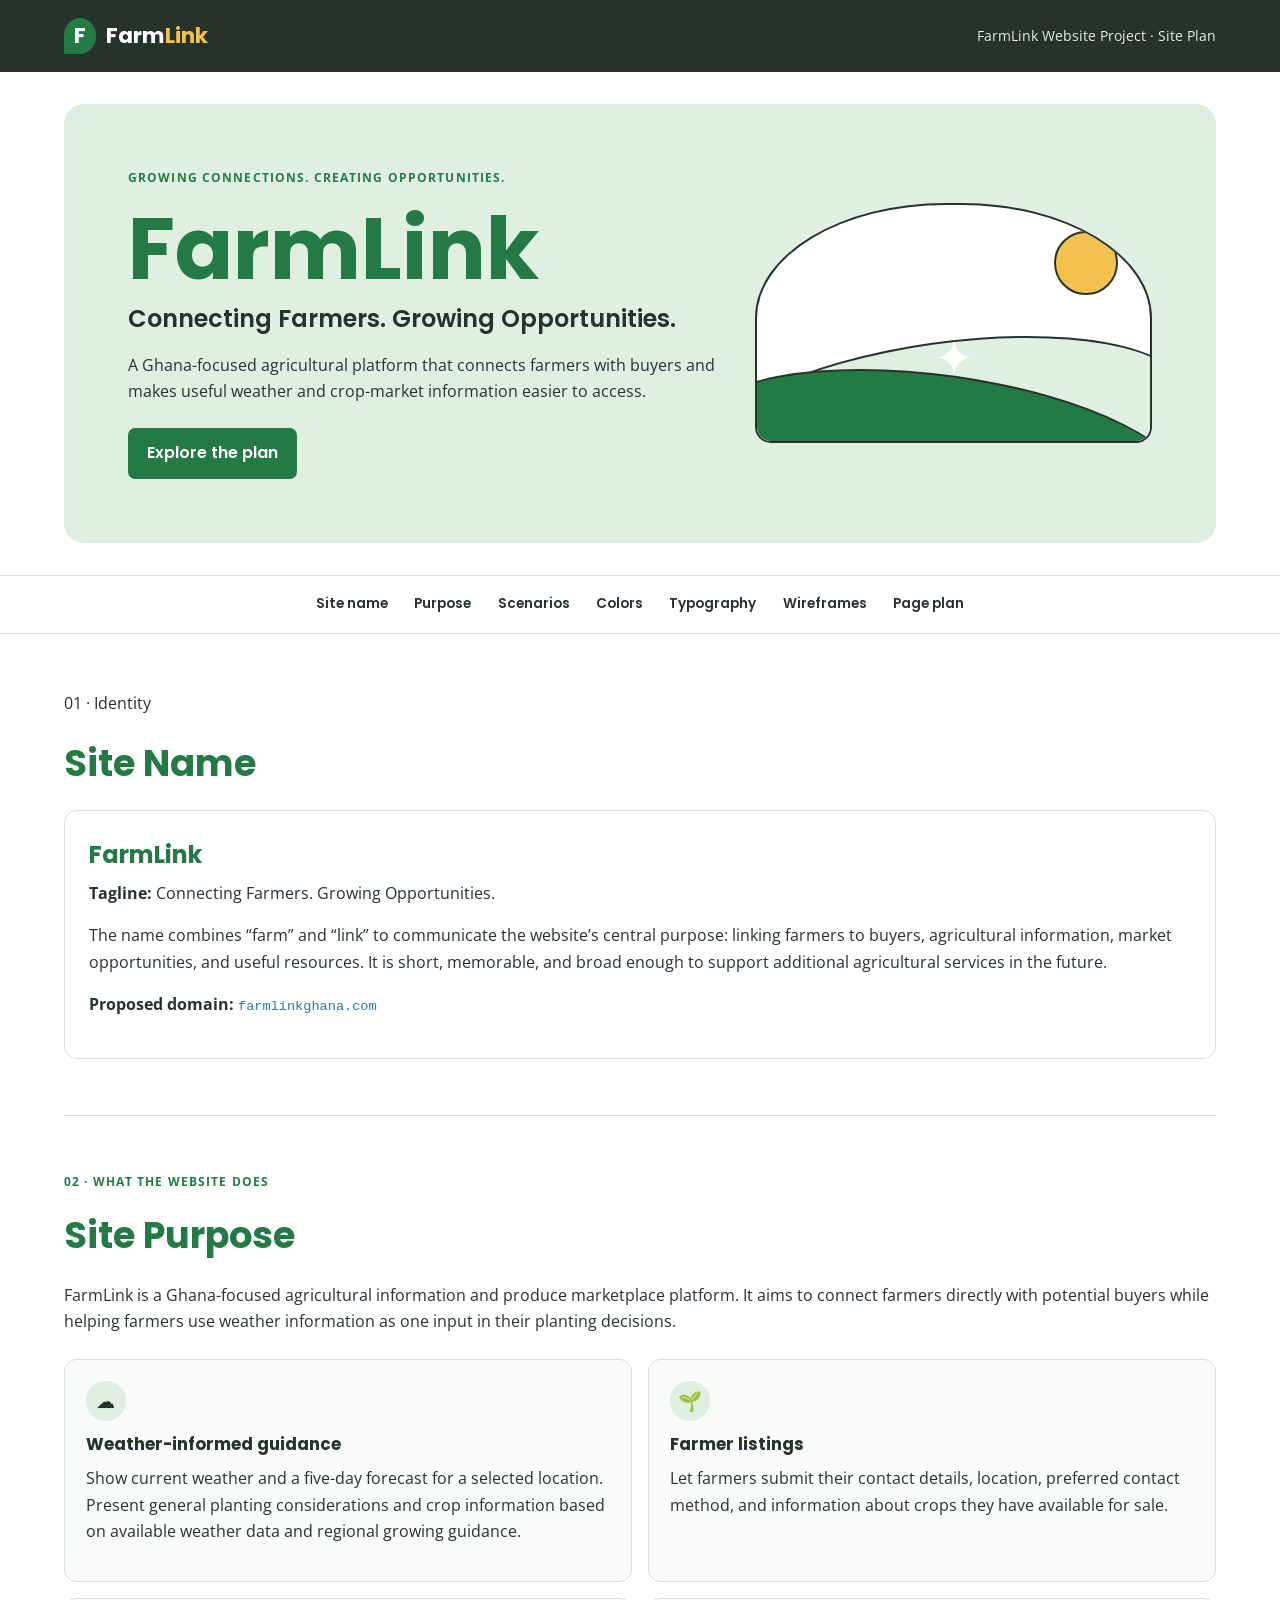
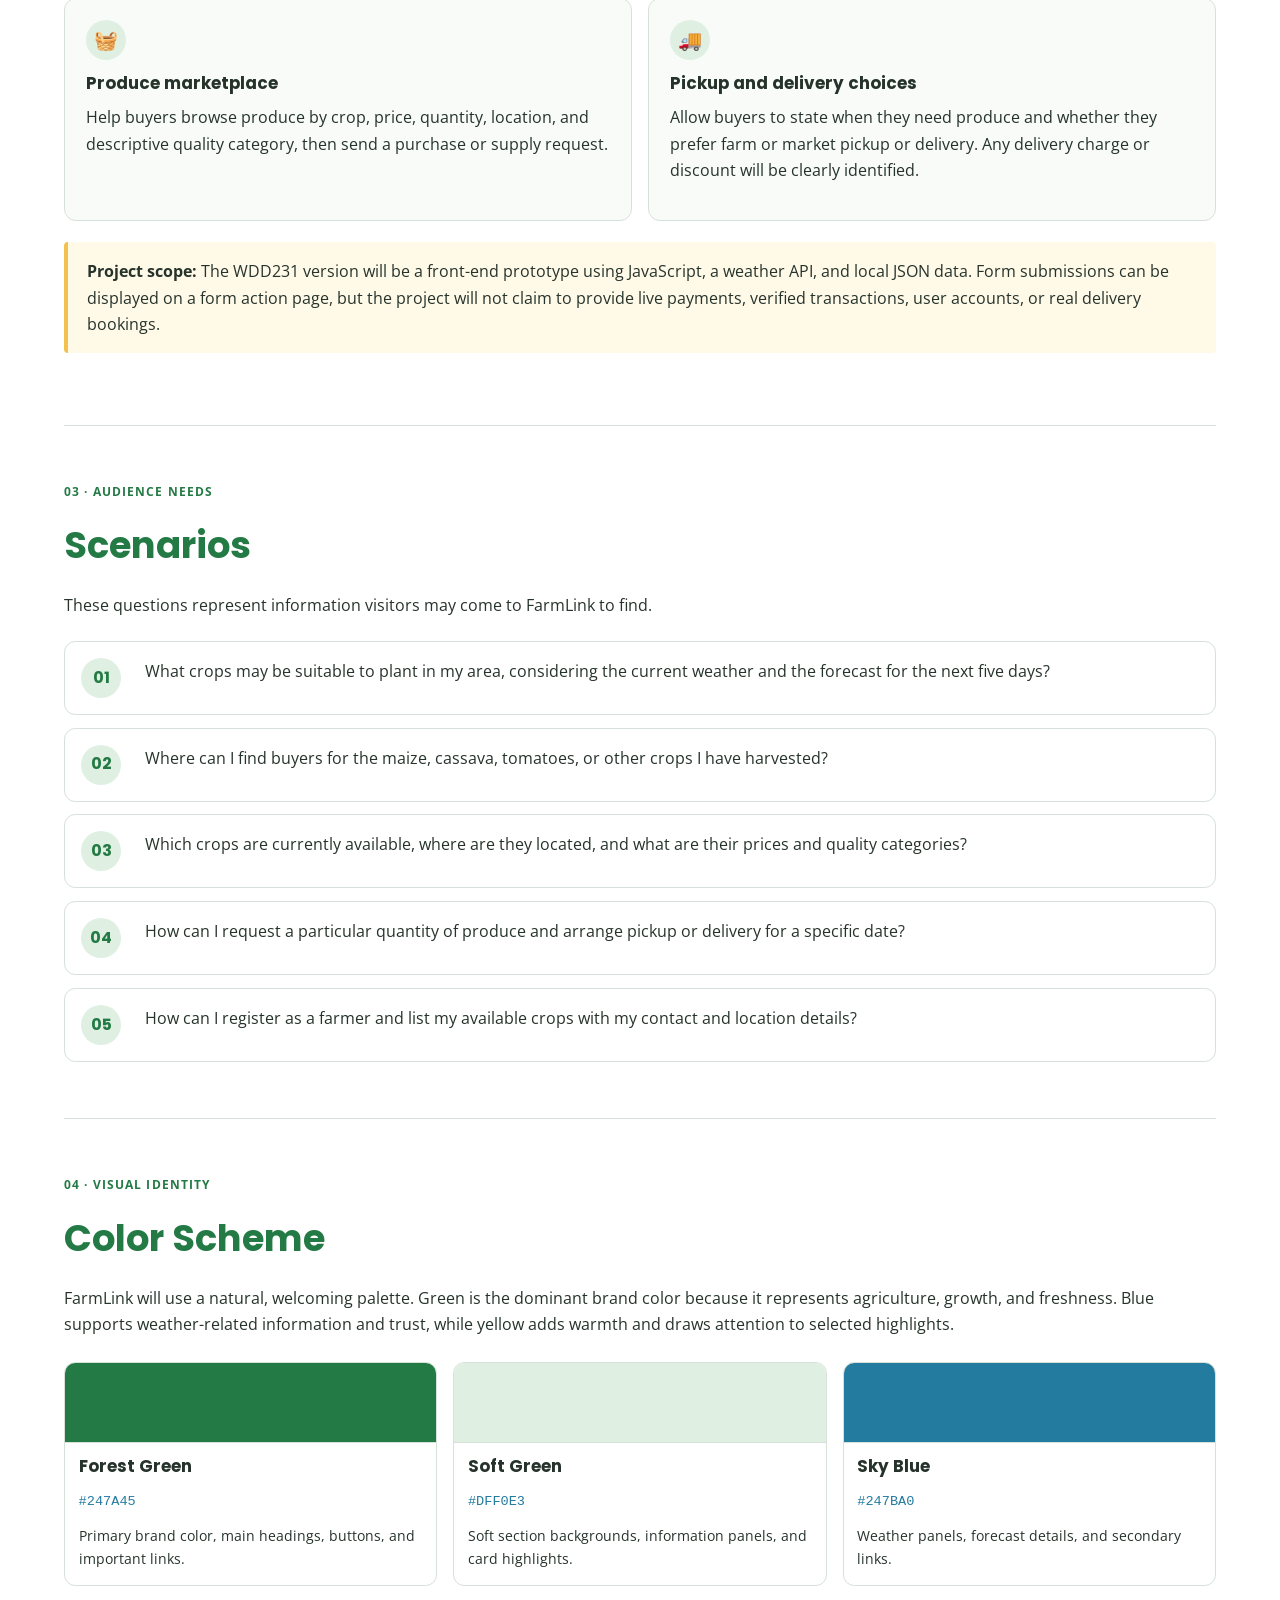
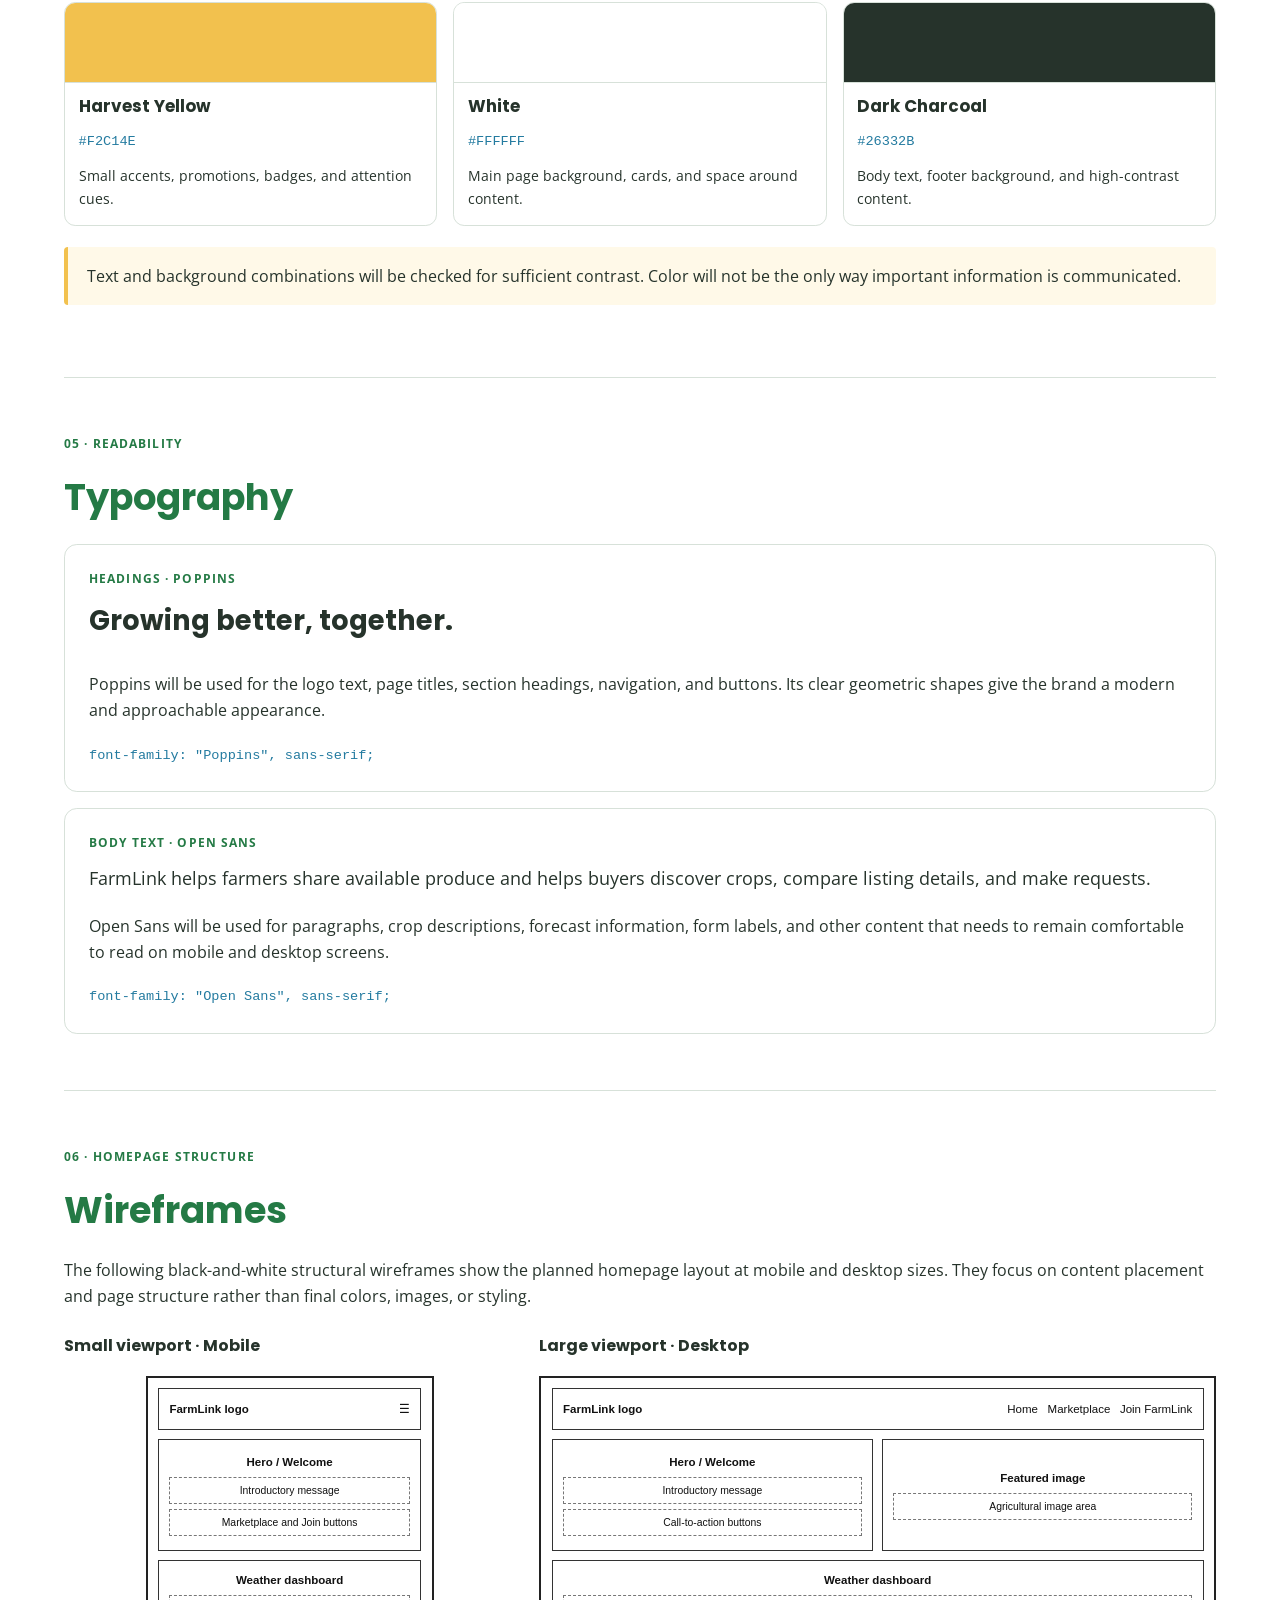
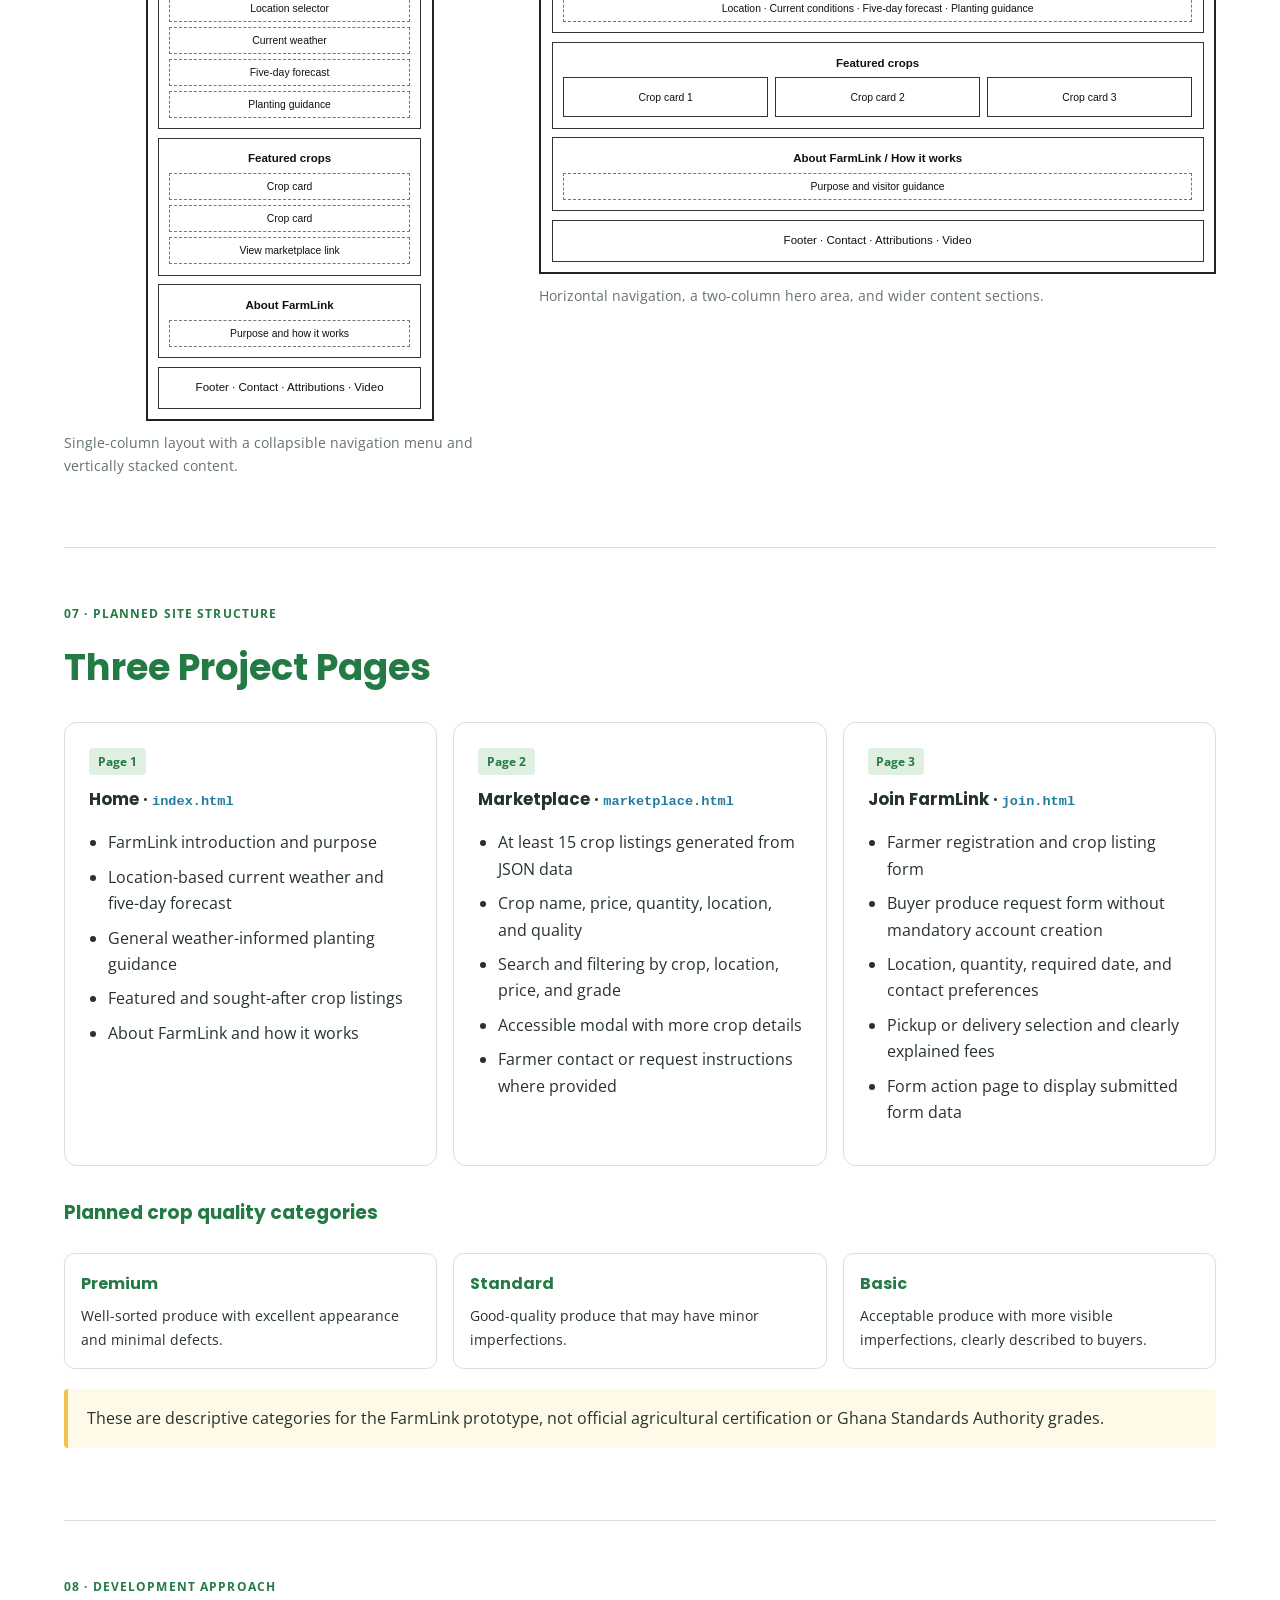
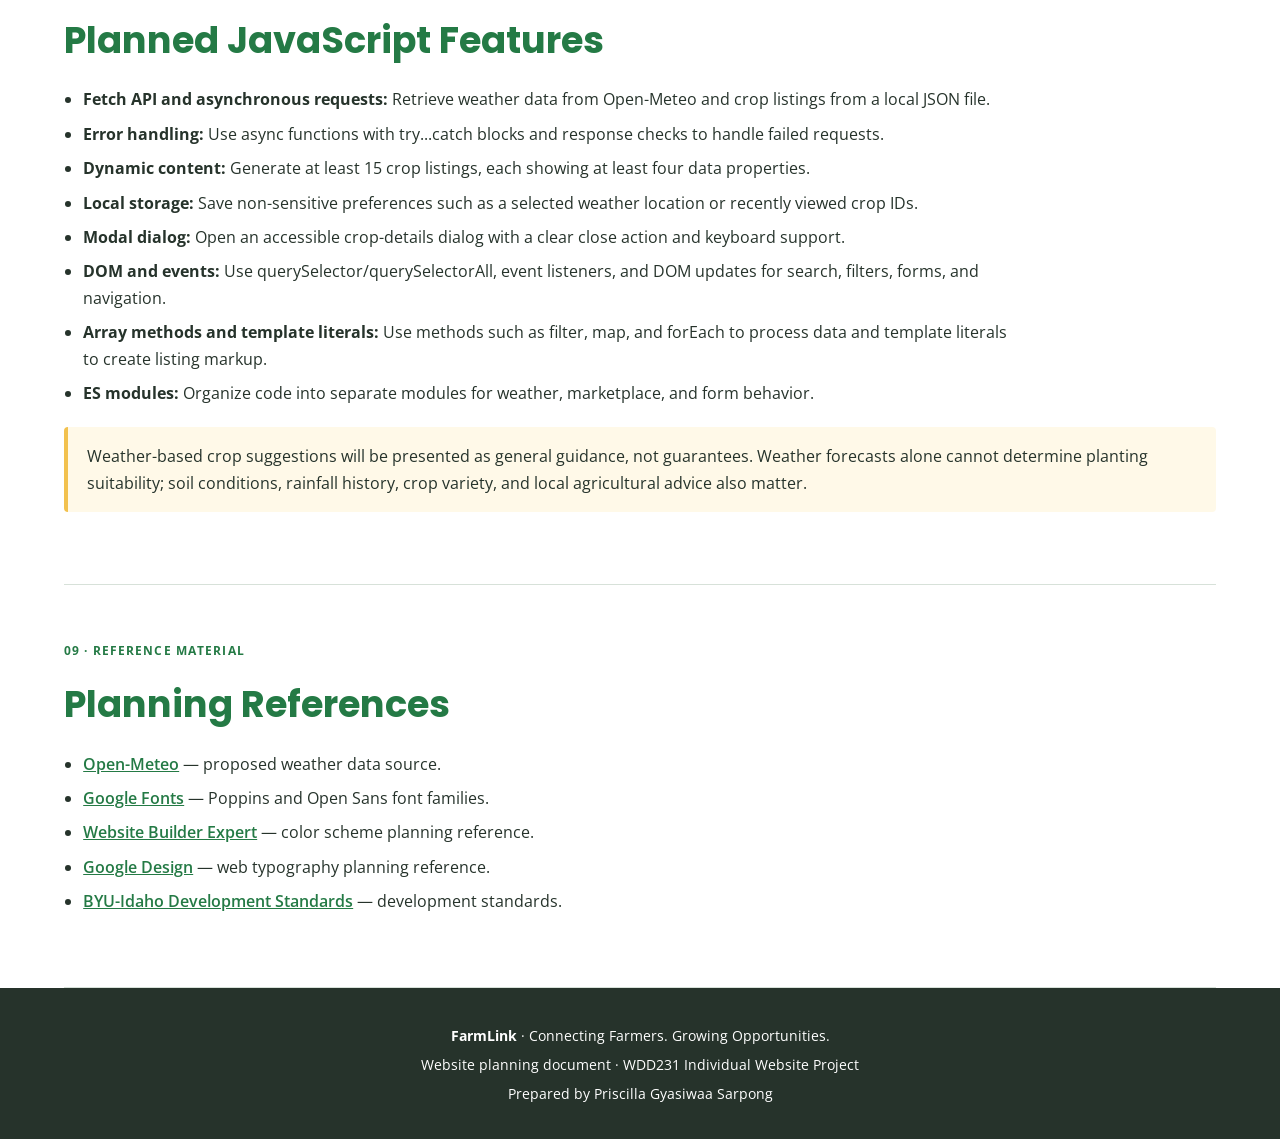
<file: finalproject/site-plan.html>
<!DOCTYPE html>
<html lang="en">
<head>
  <meta charset="UTF-8">
  <meta name="viewport" content="width=device-width, initial-scale=1.0">
  <meta name="description" content="FarmLink website plan: a Ghana-focused agricultural marketplace and weather-informed farming resource connecting farmers and buyers.">
  <meta name="author" content="Priscilla Gyasiwaa Sarpong">
  <meta property="og:title" content="FarmLink | Website Site Plan">
  <meta property="og:description" content="Planning document for FarmLink, an agricultural marketplace and weather-informed farming resource.">
  <meta property="og:type" content="website">
  <title>FarmLink | Website Site Plan</title>

  <link rel="icon" href="images/favicon (1).ico" type="image/svg+xml">
  
  <link rel="preconnect" href="https://fonts.googleapis.com">
  <link rel="preconnect" href="https://fonts.gstatic.com" crossorigin>
  <link href="https://fonts.googleapis.com/css2?family=Open+Sans:wght@400;500;600;700&family=Poppins:wght@500;600;700;800&display=swap" rel="stylesheet">

  <link rel="stylesheet" href="styles/site-plan.css">
</head>
<body>
  <header class="site-header">
    <div class="header-content">
      <a class="brand" href="#top" aria-label="FarmLink site plan home">
        <span class="brand-visual" aria-hidden="true">F</span>
        <span>Farm<span class="brand-name">Link</span></span>
      </a>
      <p class="header-note">FarmLink Website Project · Site Plan</p>
    </div>
  </header>

  <main id="top">
    <section class="hero" aria-labelledby="main-head">
      <div class="hero-accent">
        <p class="eyebrow">Growing connections. Creating opportunities.</p>
        <h1 id="main-head">FarmLink</h1>

        <p class="tagline">Connecting Farmers. Growing Opportunities.</p>
        <p class="hero-description">
          A Ghana-focused agricultural platform that connects farmers with buyers
          and makes useful weather and crop-market information easier to access.
        </p>
        <a class="explore-plan" href="#site-purpose">Explore the plan</a>
      </div>

      <div class="hero-image" aria-hidden="true">
        <div class="sun"></div>
        <div class="field back"></div>
        <div class="field front"></div>
        <div class="sprout">✦</div>
      </div>
    </section>

    <nav class="section-nav" aria-label="Site plan sections">
      <a href="#site-name">Site name</a>
      <a href="#site-purpose">Purpose</a>
      <a href="#scenarios">Scenarios</a>
      <a href="#colors">Colors</a>
      <a href="#typography">Typography</a>
      <a href="#wireframes">Wireframes</a>
      <a href="#pages">Page plan</a>
    </nav>

    <section class="content-section" id="site-name">
      <p class="section-kicker">01 · Identity</p>
      <h2>Site Name</h2>

      <div class="content-card">
        <h3>FarmLink</h3>
        <p><strong>Tagline:</strong> Connecting Farmers. Growing Opportunities.</p>

        <p>
          The name combines “farm” and “link” to communicate the website’s central
          purpose: linking farmers to buyers, agricultural information, market
          opportunities, and useful resources. It is short, memorable, and broad
          enough to support additional agricultural services in the future.
        </p>

        <p><strong>Proposed domain:</strong> <code>farmlinkghana.com</code></p>
      </div>

    </section>

    <section class="content-section" id="site-purpose">
      <p class="section-content">02 · What the website does</p>
      <h2>Site Purpose</h2>
      <p>
        FarmLink is a Ghana-focused agricultural information and produce
        marketplace platform. It aims to connect farmers directly with potential
        buyers while helping farmers use weather information as one input in
        their planting decisions.
      </p>

      <div class="purpose-container">
        <article class="purpose-card">
          <span class="purpose-icon" aria-hidden="true">☁</span>
          <h3>Weather-informed guidance</h3>

          <p>
            Show current weather and a five-day forecast for a selected location.
            Present general planting considerations and crop information based
            on available weather data and regional growing guidance.
          </p>
        </article>

        <article class="purpose-card">
          <span class="purpose-icon" aria-hidden="true">🌱</span>
          <h3>Farmer listings</h3>

          <p>
            Let farmers submit their contact details, location, preferred contact
            method, and information about crops they have available for sale.
          </p>
        </article>
        
        <article class="purpose-card">
          <span class="purpose-icon" aria-hidden="true">🧺</span>
          <h3>Produce marketplace</h3>

          <p>
            Help buyers browse produce by crop, price, quantity, location, and
            descriptive quality category, then send a purchase or supply request.
          </p>
        </article>

        <article class="purpose-card">
          <span class="purpose-icon" aria-hidden="true">🚚</span>
          <h3>Pickup and delivery choices</h3>

          <p>
            Allow buyers to state when they need produce and whether they prefer
            farm or market pickup or delivery. Any delivery charge or discount
            will be clearly identified.
          </p>
        </article>
      </div>

      <p class="development-notice">
        <strong>Project scope:</strong> The WDD231 version will be a front-end
        prototype using JavaScript, a weather API, and local JSON data. Form
        submissions can be displayed on a form action page, but the project will
        not claim to provide live payments, verified transactions, user accounts,
        or real delivery bookings.
      </p>
    </section>

    <section class="content-section" id="scenarios">
      <p class="section-content">03 · Audience needs</p>
      <h2>Scenarios</h2>

      <p>These questions represent information visitors may come to FarmLink to find.</p>

      <div class="scenario-list">

        <article class="scenario">
          <span class="scenario-number">01</span>
          <p>What crops may be suitable to plant in my area, considering the current weather and the forecast for the next five days?</p>
        </article>

        <article class="scenario">
          <span class="scenario-number">02</span>
          <p>Where can I find buyers for the maize, cassava, tomatoes, or other crops I have harvested?</p>
        </article>

        <article class="scenario">
          <span class="scenario-number">03</span>
          <p>Which crops are currently available, where are they located, and what are their prices and quality categories?</p>
        </article>

        <article class="scenario">
          <span class="scenario-number">04</span>
          <p>How can I request a particular quantity of produce and arrange pickup or delivery for a specific date?</p>
        </article>

        <article class="scenario">
          <span class="scenario-number">05</span>
          <p>How can I register as a farmer and list my available crops with my contact and location details?</p>
        </article>

      </div>

    </section>

    <section class="content-section" id="colors">
      <p class="section-content">04 · Visual identity</p>
      <h2>Color Scheme</h2>

      <p>
        FarmLink will use a natural, welcoming palette. Green is the dominant
        brand color because it represents agriculture, growth, and freshness.
        Blue supports weather-related information and trust, while yellow adds
        warmth and draws attention to selected highlights.
      </p>

      <div class="color-grid">

        <article class="color-card">
          <div class="swatch forest"></div>
          <h3>Forest Green</h3>

          <code>#247A45</code>
          <p>Primary brand color, main headings, buttons, and important links.</p>
        </article>

        <article class="color-card">
          <div class="swatch soft-green"></div>
          <h3>Soft Green</h3>

          <code>#DFF0E3</code>
          <p>Soft section backgrounds, information panels, and card highlights.</p>
        </article>

        <article class="color-card">
          <div class="swatch sky-blue"></div>
          <h3>Sky Blue</h3>

          <code>#247BA0</code>
          <p>Weather panels, forecast details, and secondary links.</p>
        </article>

        <article class="color-card">
          <div class="swatch harvest-yellow"></div>
          <h3>Harvest Yellow</h3>

          <code>#F2C14E</code>
          <p>Small accents, promotions, badges, and attention cues.</p>
        </article>

        <article class="color-card">
          <div class="swatch white"></div>
          <h3>White</h3>

          <code>#FFFFFF</code>
          <p>Main page background, cards, and space around content.</p>
        </article>

        <article class="color-card">
          <div class="swatch charcoal"></div>
          <h3>Dark Charcoal</h3>

          <code>#26332B</code>
          <p>Body text, footer background, and high-contrast content.</p>
        </article>

      </div>

      <p class="accessibility-note">
        Text and background combinations will be checked for sufficient contrast.
        Color will not be the only way important information is communicated.
      </p>
    </section>

    <section class="content-section" id="typography">
      <p class="section-content">05 · Readability</p>
      <h2>Typography</h2>

      <div class="samples">

        <article class="samples-card">
          <p class="font-label">Headings · Poppins</p>
          <h3 class="poppins">Growing better, together.</h3>

          <p>
            Poppins will be used for the logo text, page titles, section headings,
            navigation, and buttons. Its clear geometric shapes give the brand a
            modern and approachable appearance.
          </p>

          <code>font-family: "Poppins", sans-serif;</code>
        </article>

        <article class="samples-card">
          <p class="font-label">Body text · Open Sans</p>
          <p class="opensans">

            FarmLink helps farmers share available produce and helps buyers
            discover crops, compare listing details, and make requests.
          </p>

          <p>
            Open Sans will be used for paragraphs, crop descriptions, forecast
            information, form labels, and other content that needs to remain
            comfortable to read on mobile and desktop screens.
          </p>

          <code>font-family: "Open Sans", sans-serif;</code>
        </article>

      </div>

    </section>

    <section class="content-section" id="wireframes">
      <p class="section-content">06 · Homepage structure</p>
      <h2>Wireframes</h2>

      <p>
        The following black-and-white structural wireframes show the planned
        homepage layout at mobile and desktop sizes. They focus on content
        placement and page structure rather than final colors, images, or styling.
      </p>

      <div class="wf-layout">
        <article class="wf-panel">
          <h3>Small viewport · Mobile</h3>

          <div class="wireframe mobile-wireframe" aria-label="Mobile homepage wireframe">
            <div class="wf-header">
              <b>FarmLink logo</b>
              <span>☰</span>
            </div>

            <div class="wf-block wf-hero">
              <b>Hero / Welcome</b>
              <small>Introductory message</small>
              <small>Marketplace and Join buttons</small>
            </div>

            <div class="wf-block">
              <b>Weather dashboard</b>
              <small>Location selector</small>
              <small>Current weather</small>
              <small>Five-day forecast</small>
              <small>Planting guidance</small>
            </div>

            <div class="wf-block">
              <b>Featured crops</b>
              <small>Crop card</small>
              <small>Crop card</small>
              <small>View marketplace link</small>
            </div>

            <div class="wf-block">
              <b>About FarmLink</b>
              <small>Purpose and how it works</small>
            </div>

            <div class="wf-footer">
              Footer · Contact · Attributions · Video
            </div>

          </div>

          <p class="wireframe-caption">Single-column layout with a collapsible navigation menu and vertically stacked content.</p>
        </article>

        <article class="wf-panel">
          <h3>Large viewport · Desktop</h3>
          <div class="wireframe desktop-wireframe" aria-label="Desktop homepage wireframe">

            <div class="wf-header">
              <b>FarmLink logo</b>
              <span>
                Home&nbsp;&nbsp; Marketplace&nbsp;&nbsp; Join FarmLink
              </span>
            </div>

            <div class="wf-hero-row">
              <div class="wf-block wf-hero">
                <b>Hero / Welcome</b>
                <small>Introductory message</small>
                <small>Call-to-action buttons</small>
              </div>

              <div class="wf-block wf-image">
                <b>Featured image</b>
                <small>Agricultural image area</small>
              </div>

            </div>

            <div class="wf-block">
              <b>Weather dashboard</b>
              <small>
                Location · Current conditions · Five-day forecast · Planting guidance
              </small>
            </div>

            <div class="wf-block">
              <b>Featured crops</b>

              <div class="wf-crop-row">
                <span>Crop card 1</span>
                <span>Crop card 2</span>
                <span>Crop card 3</span>
              </div>

            </div>

            <div class="wf-block">
              <b>About FarmLink / How it works</b>
              <small>Purpose and visitor guidance</small>
            </div>

            <div class="wf-footer">
              Footer · Contact · Attributions · Video
            </div>

          </div>

          <p class="wireframe-caption">Horizontal navigation, a two-column hero area, and wider content sections.</p>
        </article>

      </div>
    </section>

    <section class="content-section" id="pages">
      <p class="section-content">07 · Planned site structure</p>
      <h2>Three Project Pages</h2>

      <div class="page-plan">

        <article class="page-card">
          <span class="page-label">Page 1</span>
          <h3>Home · <code>index.html</code></h3>

          <ul>
            <li>FarmLink introduction and purpose</li>
            <li>Location-based current weather and five-day forecast</li>
            <li>General weather-informed planting guidance</li>
            <li>Featured and sought-after crop listings</li>
            <li>About FarmLink and how it works</li>
          </ul>
        </article>

        <article class="page-card">
          <span class="page-label">Page 2</span>
          <h3>Marketplace · <code>marketplace.html</code></h3>

          <ul>
            <li>At least 15 crop listings generated from JSON data</li>
            <li>Crop name, price, quantity, location, and quality</li>
            <li>Search and filtering by crop, location, price, and grade</li>
            <li>Accessible modal with more crop details</li>
            <li>Farmer contact or request instructions where provided</li>
          </ul>
        </article>

        <article class="page-card">
          <span class="page-label">Page 3</span>
          <h3>Join FarmLink · <code>join.html</code></h3>

          <ul>
            <li>Farmer registration and crop listing form</li>
            <li>Buyer produce request form without mandatory account creation</li>
            <li>Location, quantity, required date, and contact preferences</li>
            <li>Pickup or delivery selection and clearly explained fees</li>
            <li>Form action page to display submitted form data</li>
          </ul>
        </article>

      </div>

      <h3 class="subheading">Planned crop quality categories</h3>
      <div class="quality-cards">

        <div class="quality-item">
          <b>Premium</b>
          <p>
            Well-sorted produce with excellent appearance and minimal defects.
          </p>
        </div>

        <div class="quality-item">
          <b>Standard</b>
          <p>
            Good-quality produce that may have minor imperfections.
          </p>
        </div>

        <div class="quality-item">
          <b>Basic</b>
          <p>
            Acceptable produce with more visible imperfections, clearly described to buyers.
          </p>
        </div>

      </div>
      <p class="development-notice">
        These are descriptive categories for the FarmLink prototype, not official
        agricultural certification or Ghana Standards Authority grades.
      </p>
    </section>

    <section class="content-section implementation" id="implementation">
      <p class="section-content">08 · Development approach</p>
      <h2>Planned JavaScript Features</h2>

      <ul class="feature-list">
        <li><strong>Fetch API and asynchronous requests:</strong> Retrieve weather data from Open-Meteo and crop listings from a local JSON file.</li>
        <li><strong>Error handling:</strong> Use async functions with try...catch blocks and response checks to handle failed requests.</li>
        <li><strong>Dynamic content:</strong> Generate at least 15 crop listings, each showing at least four data properties.</li>
        <li><strong>Local storage:</strong> Save non-sensitive preferences such as a selected weather location or recently viewed crop IDs.</li>
        <li><strong>Modal dialog:</strong> Open an accessible crop-details dialog with a clear close action and keyboard support.</li>
        <li><strong>DOM and events:</strong> Use querySelector/querySelectorAll, event listeners, and DOM updates for search, filters, forms, and navigation.</li>
        <li><strong>Array methods and template literals:</strong> Use methods such as filter, map, and forEach to process data and template literals to create listing markup.</li>
        <li><strong>ES modules:</strong> Organize code into separate modules for weather, marketplace, and form behavior.</li>
      </ul>

      <p class="development-notice">
        Weather-based crop suggestions will be presented as general guidance, not
        guarantees. Weather forecasts alone cannot determine planting suitability;
        soil conditions, rainfall history, crop variety, and local agricultural
        advice also matter.
      </p>

    </section>

    <section class="content-section" id="sources">
      <p class="section-content">09 · Reference material</p>
      <h2>Planning References</h2>

      <ul class="reference-list">
        <li><a href="https://open-meteo.com/">Open-Meteo</a> — proposed weather data source.</li>
        <li><a href="https://fonts.google.com/">Google Fonts</a> — Poppins and Open Sans font families.</li>
        <li><a href="https://www.websitebuilderexpert.com/designing-websites/how-to-choose-color-for-your-website/">Website Builder Expert</a> — color scheme planning reference.</li>
        <li><a href="https://design.google/library/choosing-web-fonts-beginners-guide/">Google Design</a> — web typography planning reference.</li>
        <li><a href="https://byui-cse.github.io/cse-ww-program/student/dev-standards.html">BYU-Idaho Development Standards</a> — development standards.</li>
      </ul>
    </section>
  </main>

  <footer class="site-footer">
    <p><strong>FarmLink</strong> · Connecting Farmers. Growing Opportunities.</p>
    <p>Website planning document · WDD231 Individual Website Project</p>
    <p>Prepared by Priscilla Gyasiwaa Sarpong</p>
  </footer>
</body>
</html>
</file>
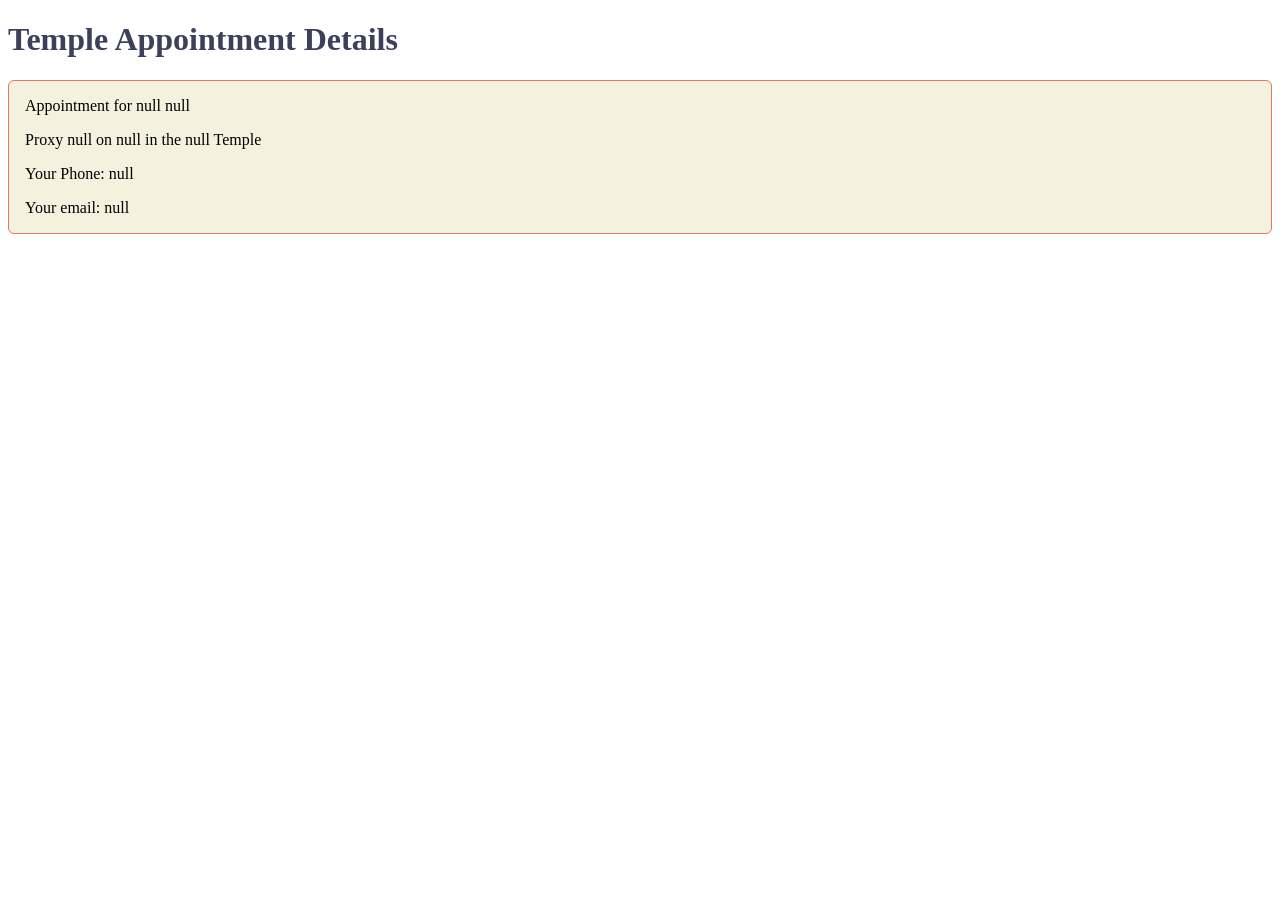
<file: startHere/thanks.html>
<!DOCTYPE html>
<html lang="en">

<head>
  <meta charset="UTF-8">
  <meta name="viewport" content="width=device-width, initial-scale=1.0">
  <meta name="description" content="Web Lab Start File">
  <meta name="author" content="Paul Cheney">

  <link rel="stylesheet" href="styles/small.css">
  <link rel="stylesheet" href="styles/large.css">

  <title>Web Lab Start File</title>
</head>

<body>

  <main>
    <h1>Temple Appointment Details</h1>

    <div id="results"></div>

  </main>



  <script src="js/scripts.js"></script>
</body>
</html>
</file>
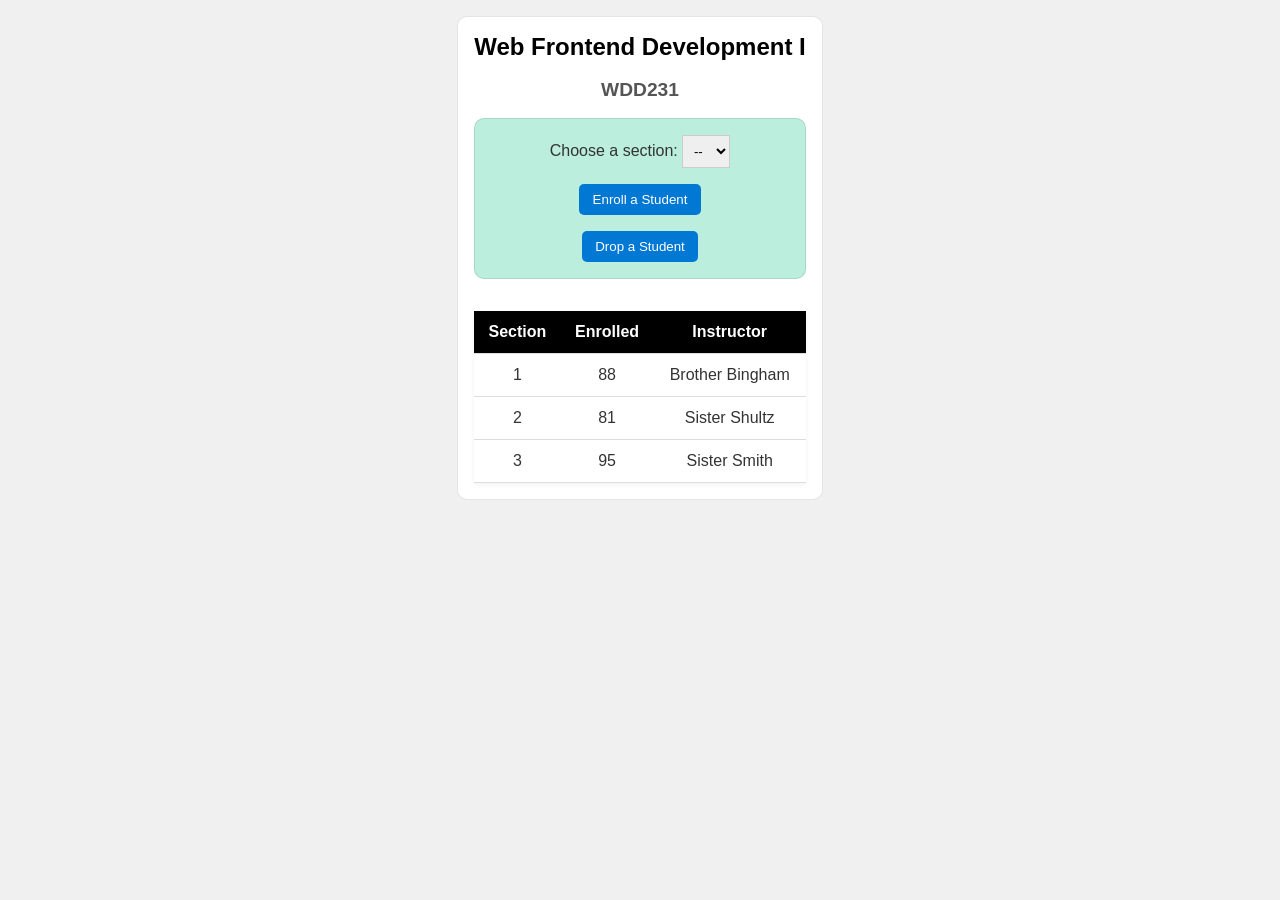
<file: week3/modules.html>
<!DOCTYPE html>
<html lang="en">

<head>
  <meta charset="UTF-8">
  <meta name="viewport" content="width=device-width, initial-scale=1.0">
  <title>Modules Example: Course and Sections</title>
  <link rel="stylesheet" href="styles/modules.css">
  <script type="module" src="scripts/modules.mjs"></script>
  
</head>

<body>
  <main>
    <h1 id="courseName"></h1>
    <h2 id="courseCode"></h2>

    <div id="enrollment">
      <label for="sectionNumber">Choose a section:</label>
      <select id="sectionNumber">
        <option value="0" disabled selected>--</option>
      </select>
      <button id="enrollStudent">Enroll a Student</button>
      <button id="dropStudent">Drop a Student</button>
    </div>

    <table>
      <thead>
        <tr>
          <th>Section</th>
          <th>Enrolled</th>
          <th>Instructor</th>
        </tr>
      </thead>
      <tbody id="sections"></tbody>
    </table>
  </main>
</body>

</html>
</file>
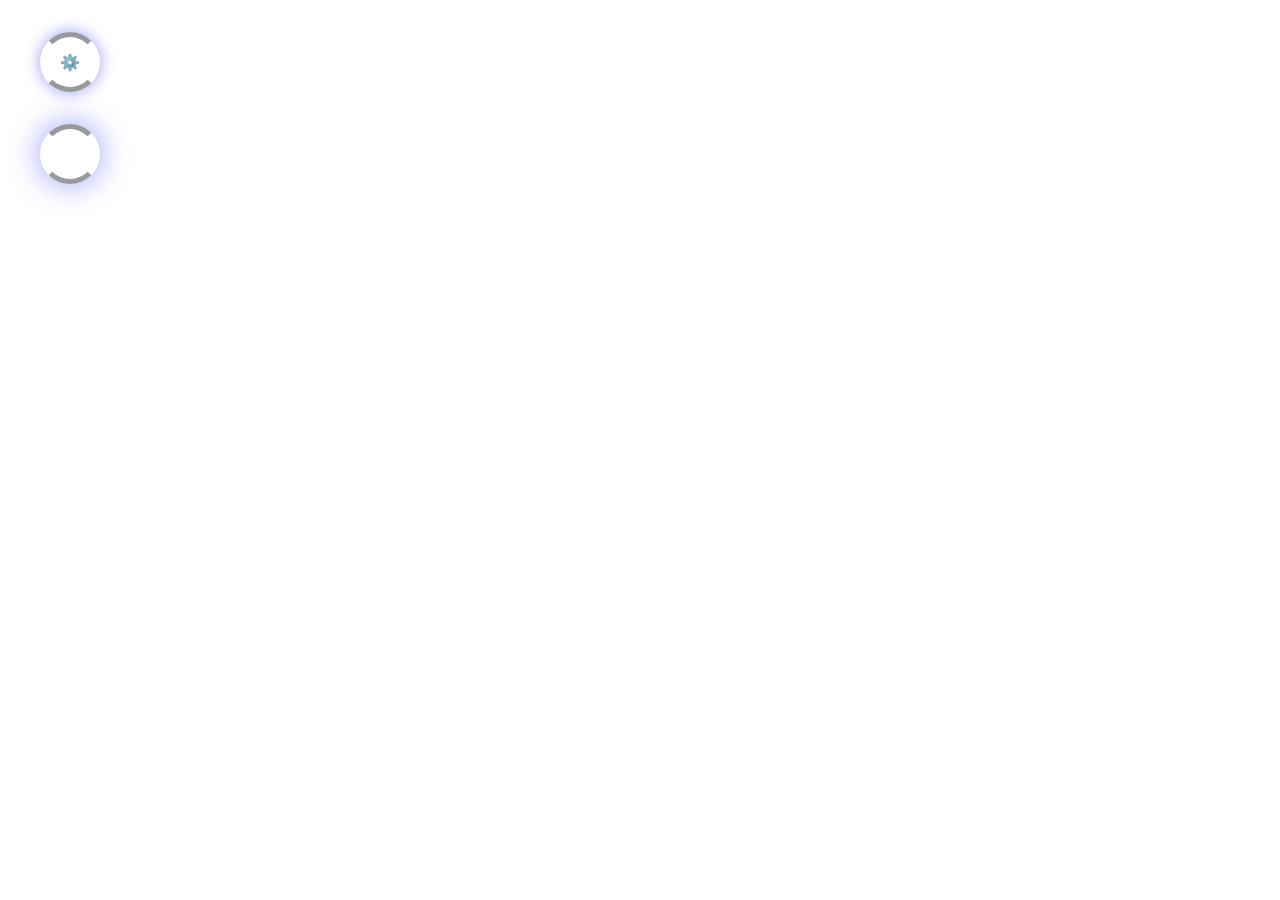
<file: week4/animation.html>
<!DOCTYPE html>
<html lang="en">
<head>
    <meta charset="UTF-8">
    <meta name="viewport" content="width=device-width, initial-scale=1.0">
    <title>Animation Example</title>
    <link rel="stylesheet" href="styles/animation.css">
</head>
<body>
    <main>
        <div class="loader"></div>
        <div class="loader-t"></div>
    </main>
</body>
</html>
</file>
<file: styles/small.css>
/* ------------- COLOR SCHEME ----------
terra cotta #E07A5F
deep slate blue #3D405B,
*/
/************ SITE WIDE ***************/
* {
    font-family: "Roboto", sans-serif;
    box-sizing: border-box;
}

/************* HEADER **********************/
header {
    display: grid;
    grid-template-columns: 24px auto 44px;
    padding: 5px 0 5px 10px;
    align-items: end;
    border-bottom: solid 1px #ddd;
    column-gap: 8px;
}

header img {
    display: block;
    width: 100%;
    height: auto;
    padding-bottom: 5px;
}

header span {
    font-size: 1.2rem;
    color: #3D405B;
}

/**************** HAMBURGER ***************/
.hamburger {
    background: none;
    border: none;
    color: #3D405B;
    cursor: pointer;
    font-family: Verdana, Geneva, Tahoma, sans-serif;
}

.hamburger::before {
    content: "\2630";
    font-size: 2rem;
}

.hamburger.show::before {
    content: "\00D7";
    font-size: 2rem;
}

/**************** NAVIGATION ********************/
.navigation {
    display: none;
}

.navigation.show {
    display: block;
}

.navigation ul {
    list-style-type: none;
    margin: 0;
    padding: 0;
}

.navigation a {
    display: block;
    padding: .8rem 10px;
    background-color: #3D405B;
    color: #ffffff;
    text-decoration: none;
    border-bottom: solid 2px #252525;
}

.navigation a:hover {
    background-color: #E07A5F;
}

h1 {
    margin-left: 10px;
}

h1, h2 {
    color: #3D405B;
}

/***************** PROFILE AND STUDENT PHOTO **********/

.profile-content {
    display: grid;
    grid-template-columns: 1fr;
    gap: 1rem;
    padding-left: 10px;
    padding-right:10px;
    
}

.profile,
.photo {
    border: 1px solid #ddd;
    background: #f0f0f0;
    border-radius: 4px;
    overflow: hidden;
}

.profile h2, 
.photo h2, 
.courses h2 {
    margin: 0;
    padding: .5rem;
    text-align: center;
    background-color: #3D405B;
    color: #ffffff;
    font-size: 1rem;
}

.profile p {
    padding: 0 1rem;
    font-size: 1rem;
    line-height: 1.6;
}

.photo img {
    display: block;
    width: min(80%, 250px);
    height: auto;
    aspect-ratio: 1;
    object-fit: cover;
    margin: 1rem auto;
    border-radius: 8px;
}

/************* CERTIFICATE COURSES *****************/
.courses {
    margin-top: 1rem;
    padding-left: 10px;
    padding-right:10px;
}

.courses h2 {
    margin-bottom: .5rem;
}

.filters {
    display: grid;
    grid-template-columns: 1fr 1fr 1fr;
    gap: .5rem;
    padding: .5rem 0;
    padding-left: 10px;
    padding-right:10px;
}

.filter-btn {
    padding: .6rem;
    background-color: #e5e5e5;
    color: #252525;
    border: 1px solid #888;
    border-radius: 5px;
    font-size: 1rem;
    font-weight: bold;
    cursor: pointer;
}

.filter-btn:hover,
.filter-btn.active {
    background-color: #3D405B;
    color: #ffffff;
}

.filter-btn:focus-visible{
    outline: 3px solid #3D405B;
    outline-offset: 2px;
}


/***************** DYNAMIC COURSE CARDS ***********/
.course-grid {
    display: grid;
    grid-template-columns: 1fr;
    gap: .75rem;
    margin-top: .5rem;
}

.course-card {
    display: flex;
    justify-content: center;
    align-items: center;
    min-height: 50px;
    padding: 0.75rem;
    border: none;
    border-radius: 10px;
    text-align: center;
    font-size: 1rem;
    font-weight: 500;
    cursor: pointer;
}

/* Completed courses */
.course-card.completed {
    background-color: #f0eed9;
    color: #252525;
}

/* Incomplete courses */
.course-card.not-completed {
    background-color: #edb3a3;
    color: #252525;
}



.credit-total {
    text-align: center;
    font-weight: normal;
    color: #252525;
    padding: .5rem;
    margin: 1rem 0;
    background: transparent;
}


/************* FOOTER ****************/
footer {
    padding: 1rem 10px;
    text-align: center;
}

.social {
    display: flex;
    flex-wrap: wrap;
    justify-content: center;
    column-gap: 10px;
    margin: 1rem 0;
}

.social a {
    display: flex;
    justify-content: center;
    align-items: center;
    width: 44px;
    height: 44px;
    
}

.social img {
    width: 44px;
    height: 44px;
}

.social a:hover {
    background-color: #ddd;
}

.footer-p {
    background-color: #eee;
    height: 80px;
    padding-top: 10px;
}

dialog {
    border: 1px solid rgb(0 0 0 / 10%);
    border-radius: .25rem;
    padding: 1rem;
    background-color: #fff;
    box-shadow: 0 0 3rem #777;
    width: 90%;
    max-width: 600px;
}

dialog::backdrop {
    background-color: rgb(0 0 0 / 50%);
}

dialog button {
    position: absolute;
    top: 23px;
    right: 23px;
    padding: .5rem 1rem;
    border: 1px solid rgb(0 0 0 / 10%);
}
</file>
<file: styles/larger.css>
@media only screen and (min-width: 640px) {

    header, main, nav, footer {
        max-width: 900px;
        margin: 0 auto;
    }

    header {
        grid-template-columns: 24px auto;
    }

.hamburger {
    display: none;
}

.navigation {
    display: block;
    border-bottom: solid 1px #eee;
    background-color: #3D405B;
}

.navigation ul {
    display: flex;
}

.navigation a {
    border: none;
}

.profile-content {
    display: grid;
    grid-template-columns: 2fr 300px;
    column-gap: 10px;
    
}

.profile {
    display: block;
    border: 1px solid #ddd;
    background: #ccc;
}

.profile h2, 
.photo h2 {
    text-align: center;
    border-bottom: 2px solid #ddd;
    background: #3D405B;
    margin-top: 0;

}

.profile p {
    padding: 10px;
    font-size: large;
}

.photo {
    border: 1px solid #ddd;
    background: #ccc;
}

.photo img {
    display: block;
    width: 250px;
    height: 250px;
    justify-content: center;
    padding: 10px;
    margin: 10px 20px;
    border-radius: 15px;
}

.course h2 {
    border: 1px solid #ddd;
    text-align: center;
    background: #dab0a4;
}

.course-grid {
    display: grid;
    grid-template-columns: 1fr 1fr 1fr;
    gap: .75rem;
    margin-top: .5rem;
}

.course-card {
    display: flex;
    justify-content: center;
    align-items: center;
    min-height: 50px;
    padding: 0.75rem;
    border: none;
    border-radius: 10px;
    text-align: center;
    font-size: 1rem;
    font-weight: 500;
}

/* Completed courses */
.course-card.completed {
    background-color: #f0eed9;
    color: #252525;
}

/* Incomplete courses */
.course-card.not-completed {
    background-color: #edb3a3;
    color: #252525;
}

.credit-total {
    text-align: center;
    font-weight: normal;
    color: #252525;
    padding: .5rem;
    margin: 1rem 0;
    background: transparent;
}


}
</file>
<file: chamber/styles/small-chamber.css>
/* ==============================
   1. CSS VARIABLES
================================= */

:root {
  --primary-color: #14304f;
  --secondary-color: #f2b134;
  --accent1: #e07a5f;
  --background: #f4f4f4;
  --accent2: #fff;
  --text: #222;
  --border: #ccc;
  --accent3: #e9eef4;
  --accent4: #0b4f9c;

  --spacing-small: 0.5rem;
  --spacing-medium: 1rem;
  --spacing-large: 1.5rem;

  --width: 80rem;
}


* {
  box-sizing: border-box;
  margin: 0;
  padding: 0;
}

body { 
  font-family: "Roboto", sans-serif;
  line-height: 1.3;
  color: var(--text);
  background: var(--background);
}

img {
  max-width: 100%;
}

/* ==============================
   3. HEADER AND NAVIGATION
================================= */

header {
  display: flex;
  flex-wrap: wrap;
  align-items: center;
  gap: var(--spacing-medium);
}

header,
footer {
  padding: var(--spacing-medium);
  background: var(--primary-color);
  color: var(--accent2);
}

header span {
  flex: 1;
  font-size: 1.2rem;
  font-weight: bold;
}

.hamburger {
  background: none;
  border: none;
  color: var(--secondary-color);
  cursor: pointer;
  font-family: Verdana, Geneva, Tahoma, sans-serif;
}

.hamburger::before,
.hamburger.show::before {
  font-size: 2.5rem;
}

.hamburger::before {
  content: "\2630";
}

.hamburger.show::before {
  content: "\00D7";
}

/**************** NAVIGATION ********************/

.navigation {
  display: none;
  width: 100%;
}

.navigation.show {
  display: block;
}

.navigation ul {
  list-style-type: none;
}

.navigation a {
  display: block;
  padding: 0.75rem;
  border-radius: 4px;
  color: var(--accent2);
  text-decoration: none;
}

.navigation a:hover,
.navigation a.active:hover {
  background: var(--accent1);  
}

.navigation a.active {
  background: var(--secondary-color);
  color: var(--primary-color);
}

/* ==============================
   4. MAIN CONTENT
================================= */
main {
  max-width: var(--width);
  margin: 0 auto;
  padding: var(--spacing-medium);
}

h1 {
  margin: 0 0 var(--spacing-medium);
  color: var(--primary-color);
}

/* ================================
DIRECTORY PAGE
===================================*/

/* GRID AND LIST TOGGLE */

main button {
  padding: 0.6rem 1.5rem;
  font-size: 1rem;  
  color: var(--accent2);
  background: var(--primary-color);
  border-radius: 0.25rem;
  cursor: pointer;
}

main button:hover {
  background: var(--accent1);
  color: var(--text); 
}

#grid.active,
#list.active {
  background: var(--secondary-color);
  color: var(--primary-color);
}

.view-buttons {
  display: flex;
  justify-content: center;
  gap: var(--spacing-medium);
  margin: var(--spacing-large) 0;
}

/* MEMBERS CONTAINER */
#members {
  display: grid;
  gap: var(--spacing-medium);
  padding: var(--spacing-medium);
}

/* Grid view */

#members.grid {
  grid-template-columns: repeat(
    auto-fit,
    minmax(min(100%, 300px), 1fr)
  );
}

/* BUSINESS CARDS */

.member-card {
  padding: var(--spacing-medium);
  background: var(--accent2);
  border: 1px solid var(--border);
  border-left: 2px solid var(--secondary-color);
  overflow-wrap: anywhere;
}

.card-header {
  margin-bottom: var(--spacing-small);
  padding-bottom: var(--spacing-small);
  text-align: center;
  border-bottom: 2px solid #aaa;
}

.card-header h2 {
  font-size: 1.2rem;
  color: var(--primary-color);
}

.tagline {
  margin-top: 0.2rem;
  font-size: .95rem;
  color: #1c1b1b;
}

/* Image and business information */
.card-content {
  display: grid;
  grid-template-columns: 96px minmax(0, 1fr);
  align-items: start;
  gap: var(--spacing-medium);
}

.card-content img {
  width: 96px;
  height: 96px;
  object-fit: cover;
  border: 1px solid #787676;
}

.business-info {
  min-width: 0;
}

.business-info p
 {
  margin-bottom: var(--spacing-small);
  font-size: 0.9rem;
  line-height: 1.5;
  overflow-wrap: anywhere;
}

.business-info a, 
.business-details a {
  color: var(--accent4);
  font-weight: 600;
  text-decoration: none;
}

.business-info a:hover, 
.business-details a:hover {
  color: var(--accent1);
  text-decoration: underline;
}

/* LIST VIEW */
#members.list {
  display: flex;
  flex-direction: column;
  gap: var(--spacing-medium);
}

#members.list .card-content {
  display: block;
}

#members.list .card-content img {
  display: none;
}

#members.list .member-card:nth-child(even) {
  background: var(--background);
}

/*==================================
HOMEPAGE
====================================*/

/* Hero section */
.hero-image {
  position: relative;
  border: 1px solid var(--border);
  margin: 20px 0;
}

.hero-image > img {
  display: block;
  width: 100%;
  height: 550px;
  object-fit: cover;
  object-position: center;
}

.hero-image .cta {
  position: absolute;
  bottom: var(--spacing-small);
  width: 100%;
  padding: var(--spacing-medium);
  text-align: center;
  color: var(--primary-color);
  font-size: 2rem;
}

.btn {
  display: inline-block;
  padding: 12px 24px;
  background-color: var(--secondary-color);
  color: var(--text);
  border: none;
  border-radius: 5px;
  font-weight: bold;
  text-decoration: none;
  cursor: pointer;
}

.btn:hover {
  background-color: var(--accent2);
  color: var(--primary-color);
}

/* CURRENT EVENTS */

#current-events,
#spotlights {
  margin: var(--spacing-large) 0;
  padding: 1.2rem;
  background-color: var(--accent3); 
}

#current-events h2, 
#spotlights h2 {
  margin-bottom: 10px;
  color: var(--primary-color);
  text-align: center;   
}

.event-card, 
.spotlight-card {
padding: var(--spacing-medium);
margin-bottom: var(--spacing-medium);
background-color: var(--accent2);
border: 1px solid var(--border);
}

.event-card,
#member-details {
  border-left: 5px solid var(--secondary-color);
  border-right: 5px solid var(--accent1);
  border-radius: 4px; 
}

.event-card h3,
.business-details h3 {
  color: var(--primary-color);
}

.event-card h3 {
  margin-bottom: 5px;

}

.event-card p, 
.business-details p {
  margin-bottom: var(--spacing-small);
  font-size: .95rem;
  line-height: 1.5;
}

/* Current weather & Forecast */
/* Current weather */
#current-weather {
  background-color: var(--background);
  padding: 1.2rem;
  border-radius: 8px;
  text-align: center;
  margin: var(--spacing-medium);
}

#current-weather > p,
#current-weather figure {
  margin: var(--spacing-small) auto var(--spacing-large);;
}

#current-weather > p {
  color: var(--primary-color);
  font-size: 1.2rem;
}

#current-weather-icon img {
  background: var(--primary-color);
  width: 90px;
  height: 70px;
  object-fit: contain;
}

#current-weather figcaption {
  text-transform: capitalize;
  color: var(--text);
  font-weight: 500;
}

/* Three-day forecast */
#current-weather h3,
#member-details p{
  color: var(--primary-color);
  margin: var(--spacing-large) 0 var(--spacing-medium);
  font-size: 1.2rem;
}

#forecast {
  display: flex;
  flex-direction: column;
  align-items: center;
  gap: var(--spacing-medium);
}

.forecast-card {
  width: 100%;
  max-width: 200px;
  height: 180px;
  padding: var(--spacing-medium);
  background-color: var(--accent2);
  border: 1px solid var(--border);
  border-radius: 4px;
  text-align: center;
}

.forecast-card h3 {
  color: var(--primary-color);
  font-size: var(--spacing-medium);
  margin: 0 0 var(--spacing-small);
}

/* Low and High temperatures */
.temperatures {
  display: flex;
  justify-content: center;
  gap: var(--spacing-small);
}

.temperatures p {
  color: #333;
  font-size: 0.9rem;
}

/* Forecast Icons */
.forecast-card img {
  width: 70px;
  height: 70px;
  object-fit: contain;
}


/* BUSINESS SPOTLIGHTS */

.spotlight-content {
  display: flex;
  align-items: center;
  gap: var(--spacing-medium);
  min-width: 0;
}

.spotlight-content img {
  flex: 0 0 40%;
  max-width: 160px;
  height: 140px;
  object-fit: contain;
}

.business-details { 
  flex: 1;
  min-width: 0;
}

.business-details h3 {
  margin: 0 0 0.6rem;
  font-size: var(--spacing-medium);
}

.business-details p {
  overflow-wrap: anywhere;
}

.business-details a {
  display: inline-block;
  margin-bottom: var(--spacing-small);
  font-size: 0.85rem;  
}

#member-details {
  margin-top: var(--spacing-medium);
  border: 1px solid var(--border);
  padding: var(--spacing-medium);
}

/* ==============================
   JOIN PAGE
================================= */

/* Form and membership layout */
.join-container {
  display: grid;
  gap: var(--spacing-largr);
  margin: var(--spacing-medium) auto;
}

.join-form, 
.membership-cards {
  min-width: 0;
}

.join-form h2, 
.membership-cards h2 {
  margin-bottom: var(--spacing-medium);
  color: var(--primary-color);
}

/* Application form */
.join-form form {
  display: flex;
  flex-direction: column;
  gap: var(--spacing-medium);
  align-items: stretch;
  padding: var(--spacing-large);
  margin-top: var(--spacing-medium);
  background: var(--accent2);
  border: 1px solid var(--border);
  border-radius: 6px;
}

.join-form label {
  display: flex;
  flex-direction: column;
  gap: var(--spacing-small);
  width: 100%;
  font-weight: 600;
  color: var(--primary-color);
  padding-top: var(--spacing-medium);
}

.join-form input, 
.join-form select, 
.join-form textarea {
  width: 100%;
  padding: 0.75rem;
  font: inherit;
  border: 1px solid var(--border);
  border-radius: 4px;
}

.join-form textarea {
  min-height: 150px;
  resize: vertical;
}

.join-form input:focus, 
.join-form select:focus, 
.join-form textarea:focus {
  outline: 1px solid var(--secondary-color);
  border-color: var(--secondary-color);
}

.join-form input[type="submit"] {
  width: 100%;
  padding: 0.85rem;
  background: var(--primary-color);
  color: var(--accent2);
  border: none;
  border-radius: 4px;
  font-size: larger;
  font-weight: bold;
}

.join-form input[type="submit"]:hover {
  background-color: var(--accent1);
  color: var(--text);
}

/* Membership cards */
#membership-container {
  display: grid;
  gap: var(--spacing-small);
}

.membership-card {
  padding: .7rem;
  background: var(--accent2);
  border: 1px solid var(--border);
  border-top: 4px solid var(--secondary-color);
  border-radius: 6px;
  text-align: center;
  box-shadow: 0 2px 6px #00000015;
  animation: card-entrance 0.9s ease both;
}

.membership-card img {
  width: 100%;
  height: 120px;
  object-fit: cover;
  border-radius: 4px;
}

.membership-card h3, 
#member-details p {
  margin: var(--spacing-small) 0;
  color: var(--primary-color);
}

.membership-card button {
  margin-top: var(--spacing-small);
}

/* Membership dialog */
#level-modal {
  width: min(90%, 500px);
  margin: auto;
  padding: var(--spacing-large);
  color: var(--text);
  background: var(--accent2);
  border: 2px solid var(--secondary-color);
  border-radius: 8px;
}

#level-modal::backdrop {
  background: #00000080;
}

#modal-content h2 {
  margin-bottom: var(--spacing-medium);
  color: var(--primary-color);
}

#modal-content ul {
  padding-left: var(--spacing-large);
  line-height: 1.8;
}

#close-modal {
  margin-top: var(--spacing-medium);
}


@keyframes card-entrance {
  from {
    opacity: 0;
    transform: translateY(20px);
  }
  to {
    opacity: 1;
    transform: translateY(0);
  }
}


/* ==============================
   9. FOOTER
================================= */

footer section {
  display: flex;
  flex-direction: column;
  gap: var(--spacing-large);
}

.address p,
.project-info p {
  margin-bottom: var(--spacing-small);
}

.social {
  display: flex;
  flex-wrap: wrap;
  justify-content: center;
  gap: var(--spacing-medium);
  margin: var(--spacing-medium) 0;
}

.social a {
  display: flex;
  justify-content: center;
  align-items: center;
  width: 32px;
  height: 32px;
}
</file>
<file: chamber/styles/large-chamber.css>
/* ==============================
  LARGE SCREEN STYLES
================================= */
@media screen and (min-width: 680px) {
  /* Header and navigation */

  .hamburger {
    display: none;
  }

  header,
  footer section {
    max-width: var(--width);
    margin: 0 auto;
  }

  .navigation, 
  .navigation ul {
    display: flex;
  }

  .navigation {
    width: auto;
  }

  .navigation a {
    padding: 0.75rem 1rem;
  }

  /* List view */
  #members.list .member-card {
    display: grid;
    grid-template-columns: 1fr 2fr;
    align-items: center;
    gap: var(--spacing-medium);
  }

  #members.list .card-header {
    display: flex;
    flex-direction: column;
    padding: var(--spacing-medium);
    border-bottom: none;
    border-right: 2px solid #aaa;
    height: 100%;
  }

  #members.list .card-content {
    display: block;
    padding: var(--spacing-medium);
  }

  #current-events {
    display: grid;
    grid-template-columns: repeat(3, minmax(0, 1fr));
    gap: var(--spacing-medium);
  }

  #current-events h2,
  #spotlights h2 {
    grid-column: 1 / -1;
  }

  #forecast {
    flex-direction: row;
    justify-content: center;
    align-items: stretch;
    gap: var(--spacing-large);
  }

  #spotlights {
    display: grid;
    grid-template-columns: repeat(2, minmax(0, 1fr));
    gap: var(--spacing-medium);
  }

  .spotlight-content img {
    flex-basis: 35%;
  }

  .join-container {
    grid-template-columns: 1.5fr 1fr;
    align-items: start;
    gap: 2rem;
  }

  .join-form {
    padding: 2rem;
  }

  .join-form form {
    
    box-sizing: border-box;
    justify-content: space-around;
  }

  #membership-container {
    grid-template-columns: 1fr;
  }

  #member-details {
    display: flex;
    flex-direction: column;
    align-items: flex-start;
    text-align: left;
    width: 100%;
    max-width: 600px;
    margin: 1rem auto;
  }

  .thanks {
    text-align: center;
    font-size: var(--spacing-large);
  }

  /* Footer */
  footer {
    padding: var(--spacing-medium);
  }

  footer section {
    flex-direction: row;
    justify-content: space-around;
    align-items: center;
    gap: var(--spacing-medium);
  }

  .social {
    flex-wrap: nowrap;
    margin: 1rem 0;
  }
}
</file>
<file: site-review/styles/base.css>
/* ------------- COLOR SCHEME ----------
terra cotta #E07A5F
deep slate blue #3D405B,
*/
/************ SITE WIDE ***************/
* {
    font-family: "Josefin Sans", sans-serif;
    box-sizing: border-box;
}

/************* HEADER **********************/
header {
    display: grid;
    grid-template-columns: 24px auto 44px;
    padding: 5px 0 5px 10px;
    align-items: end;
    border-bottom: solid 1px #ddd;
    column-gap: 8px;
}

header img {
    display: block;
    width: 100%;
    height: auto;
    padding-bottom: 5px;
}

header span {
    font-size: 1.2rem;
    color: #3D405B;
}

/**************** HAMBURGER ***************/
.hamburger {
    background: none;
    border: none;
    color: #3D405B;
    cursor: pointer;
    font-family: Verdana, Geneva, Tahoma, sans-serif;
}

.hamburger::before {
    content: "\2630";
    font-size: 2rem;
}

.hamburger.show::before {
    content: "\00D7";
    font-size: 2rem;
}

/**************** NAVIGATION ********************/
.navigation {
    display: none;
}

.navigation.show {
    display: block;
}

.navigation ul {
    list-style-type: none;
    margin: 0;
    padding: 0;
}

.navigation a {
    display: block;
    padding: .8rem 10px;
    color: #3D405B;
    text-decoration: none;
    border-bottom: solid 1px #ddd;
}

.navigation li.current {
    background-color: #eee;
}

.navigation a:hover {
    background-color: #E07A5F;
}

h1 {
    margin-left: 10px;
    color: #3D405B;
}

.socials {
    display: flex;
    justify-content: center;
}


/************* FOOTER ****************/
footer {
    background-color: #eee;
    padding: 1rem 10px;
    text-align: center;
}

.social {
    display: flex;
    justify-content: center;
    column-gap: 8px;
}

.social a {
    display: flex;
    justify-content: center;
    align-items: center;
    width: 44px;
    height: 44px;
    border: #ccc solid 1px;
    border-radius: 22px;
}

.social img {
    width: 22px;
    height: 22px;
}

.social a:hover {
    background-color: #ddd;
}
</file>
<file: site-review/styles/larger.css>
@media only screen and (min-width: 38rem) {

    header, main, nav, footer {
        max-width: 900px;
        margin: 0 auto;
    }

    header {
        grid-template-columns: 24px auto;
    }

.hamburger {
    display: none;
}

.navigation {
    display: block;
    border-bottom: solid 1px #eee;
}

.navigation ul {
    display: flex;
}

.navigation a {
    border: none;
}
}
</file>
<file: startHere/styles/small.css>
*{box-sizing: border-box;}
html {
  -webkit-text-size-adjust: 100%; 
  -ms-text-size-adjust: 100%;
}

h1 {
  color: #3D405B;
}

form {
    margin: 1rem 2%;
  
    label {
      display: block;
      font-size: .8rem;
      color: purple;
      padding-top: .2rem;
    }
    h3 {
      font-size: .9rem;
      color: #E07A5F;
      margin: 1.5rem 0 .2rem 0;
      border-bottom: 1px solid #eee;
    }
  
    input[type=text],
    input[type=tel],
    input[type=date],
    input[type=email],
    select {
      display: block;
      margin: .1rem 0 1rem 0 ;
      padding: .3rem;
      border: 1px solid #999;
      border-radius: 4px;
      border-left-width: 5px;
      border-left-color:#555;
      font-size: 1rem;
      color: #3D405B;
      width: 250px;
    }
  
    input:required {border-left-color: #d70000;}
    input:focus {border-left-color: black; outline:none;}
    input:required:valid{border-left-color: green;}
  
    input[type=submit] {
      border: none;
      text-align: center;
      background-color: #3D405B;
      color: white;
      border-radius: 1rem;
      padding: .75rem 1.5rem;
      margin: 2rem 0;
      font-size: 1.2rem;
      -webkit-appearance: none;
      appearance: none;
    }
  }
  input:-webkit-autofill{
    -webkit-text-fill-color: #3D405B;
  }
  
  #results {
    background-color: #F4F1DE;
    padding: 0 1rem;
    border: 1px solid #E07A5F;
    border-radius: 6px;
  }
</file>
<file: startHere/styles/large.css>
@media only screen and (min-width: 38rem) {


} /*end media query*/
</file>
<file: finalproject/styles/site-plan.css>
/* FarmLink site plan styles */
:root {
  --green: #247A45;
  --soft-green: #DFF0E3;
  --blue: #247BA0;
  --yellow: #F2C14E;
  --white: #FFFFFF;
  --charcoal: #26332B;
  --muted: #65736A;
  --line: #D7E1D9;
  --page-width: 72rem;
  --space-small: 0.75rem;
  --space-medium: 1.25rem;
  --space-large: 2rem;
}

* {
  box-sizing: border-box;
}

html {
  scroll-behavior: smooth;
}

body {
  margin: 0;
  background: var(--white);
  color: var(--charcoal);
  font-family: "Open Sans", sans-serif;
  line-height: 1.65;
}

h1,
h2,
h3,
.brand,
.explore-plan,
.section-nav {
  font-family: "Poppins", sans-serif;
}

h1,
h2,
h3,
p {
  margin-top: 0;
}

a {
  color: var(--green);
}

a:focus-visible {
  outline: 3px solid var(--yellow);
  outline-offset: 3px;
}

.site-header {
  background: var(--charcoal);
  color: var(--white);
}

.header-content {
  width: min(100% - 2rem, var(--page-width));
  min-height: 4.5rem;
  margin: 0 auto;
  display: flex;
  align-items: center;
  justify-content: space-between;
  gap: 1rem;
}

.brand {
  display: inline-flex;
  align-items: center;
  gap: 0.65rem;
  color: var(--white);
  font-size: 1.35rem;
  font-weight: 700;
  text-decoration: none;
}

.brand-visual {
  display: grid;
  width: 2rem;
  aspect-ratio: 1;
  place-items: center;
  border-radius: 50% 50% 50% 0;
  background: var(--green);
  color: var(--white);
}

.brand-name {
  color: var(--yellow);
}

.header-note {
  margin: 0;
  color: #E4ECE6;
  font-size: 0.85rem;
}

.hero {
  position: relative;
  overflow: hidden;
  display: grid;
  grid-template-columns: 1.2fr 0.8fr;
  align-items: center;
  gap: 2rem;
  width: min(100% - 2rem, var(--page-width));
  min-height: 23rem;
  margin: 2rem auto;
  padding: clamp(1.5rem, 5vw, 4rem);
  border-radius: 1.25rem;
  background: var(--soft-green);
}

.hero-accent {
  position: relative;
  z-index: 1;
  max-width: 39rem;
}

.eyebrow,
.section-content,
.font-label {
  color: var(--green);
  font-size: 0.78rem;
  font-weight: 700;
  letter-spacing: 0.09em;
  text-transform: uppercase;
}

.hero h1 {
  margin-bottom: 0.2rem;
  color: var(--green);
  font-size: clamp(3rem, 8vw, 5.4rem);
  line-height: 1.1;
}

.tagline {
  margin-bottom: 0.8rem;
  font-family: "Poppins", sans-serif;
  font-size: clamp(1.1rem, 2.5vw, 1.5rem);
  font-weight: 600;
}

.hero-description {
  max-width: 39rem;
}

.explore-plan {
  display: inline-block;
  margin-top: 0.5rem;
  padding: 0.75rem 1.2rem;
  border-radius: 0.45rem;
  background: var(--green);
  color: var(--white);
  font-weight: 600;
  text-decoration: none;
}

.explore-plan:hover {
  background: #195C34;
}

.hero-image {
  position: relative;
  min-height: 15rem;
  overflow: hidden;
  border: 2px solid var(--charcoal);
  border-radius: 48% 48% 1rem 1rem;
  background: var(--white);
}

.sun {
  position: absolute;
  top: 1.6rem;
  right: 2rem;
  width: 4rem;
  aspect-ratio: 1;
  border: 2px solid var(--charcoal);
  border-radius: 50%;
  background: var(--yellow);
}

.field {
  position: absolute;
  right: -10%;
  bottom: -28%;
  width: 125%;
  height: 70%;
  border: 2px solid var(--charcoal);
  border-radius: 50% 50% 0 0;
}

.back {
  background: var(--soft-green);
  transform: rotate(-8deg);
}

.front {
  bottom: -42%;
  background: var(--green);
  transform: rotate(8deg);
}

.sprout {
  position: absolute;
  z-index: 1;
  bottom: 2.8rem;
  left: 45%;
  color: var(--white);
  font-size: 3rem;
}

.section-nav {
  position: sticky;
  z-index: 5;
  top: 0;
  display: flex;
  justify-content: center;
  flex-wrap: wrap;
  gap: 0.25rem;
  padding: 0.7rem 1rem;
  border-top: 1px solid var(--line);
  border-bottom: 1px solid var(--line);
  background: var(--white);
}

.section-nav a {
  padding: 0.4rem 0.7rem;
  border-radius: 0.35rem;
  color: var(--charcoal);
  font-size: 0.85rem;
  font-weight: 600;
  text-decoration: none;
}

.section-nav a:hover {
  background: var(--soft-green);
  color: var(--green);
}

.content-section {
  width: min(100% - 2rem, var(--page-width));
  margin: 0 auto;
  padding: 3.5rem 0;
  border-bottom: 1px solid var(--line);
  scroll-margin-top: 5rem;
}

.content-section h2 {
  margin-bottom: 1rem;
  color: var(--green);
  font-size: clamp(1.7rem, 4vw, 2.3rem);
}

.content-card,
.samples-card,
.page-card {
  padding: 1.5rem;
  border: 1px solid var(--line);
  border-radius: 0.8rem;
  background: var(--white);
}

.content-card h3 {
  margin-bottom: 0.35rem;
  color: var(--green);
  font-size: 1.5rem;
}

.purpose-container,
.color-grid,
.page-plan,
.quality-cards {
  display: grid;
  grid-template-columns: repeat(2, minmax(0, 1fr));
  gap: 1rem;
  margin-top: 1.5rem;
}

.purpose-card {
  padding: 1.3rem;
  border: 1px solid var(--line);
  border-radius: 0.75rem;
  background: #F8FBF8;
}

.purpose-icon {
  display: inline-grid;
  width: 2.5rem;
  aspect-ratio: 1;
  place-items: center;
  margin-bottom: 0.65rem;
  border-radius: 50%;
  background: var(--soft-green);
  font-size: 1.2rem;
}

.purpose-card h3,
.color-card h3,
.page-card h3 {
  margin-bottom: 0.4rem;
  font-size: 1.05rem;
}

.development-notice,
.accessibility-note {
  margin-top: 1.3rem;
  padding: 1rem 1.2rem;
  border-left: 4px solid var(--yellow);
  border-radius: 0.25rem;
  background: #FFF9E8;
}

.scenario-list {
  display: grid;
  gap: 0.8rem;
  margin-top: 1.4rem;
}

.scenario {
  display: grid;
  grid-template-columns: 3rem 1fr;
  align-items: start;
  gap: 1rem;
  padding: 1rem;
  border: 1px solid var(--line);
  border-radius: 0.7rem;
}

.scenario p {
  margin: 0;
}

.scenario-number {
  display: grid;
  width: 2.5rem;
  aspect-ratio: 1;
  place-items: center;
  border-radius: 50%;
  background: var(--soft-green);
  color: var(--green);
  font-family: "Poppins", sans-serif;
  font-weight: 700;
}

.color-grid {
  grid-template-columns: repeat(3, minmax(0, 1fr));
}

.color-card {
  overflow: hidden;
  border: 1px solid var(--line);
  border-radius: 0.7rem;
}

.swatch {
  height: 5rem;
  border-bottom: 1px solid var(--line);
}

.forest { background: #247A45; }
.soft-green { background: #DFF0E3; }
.sky-blue { background: #247BA0; }
.harvest-yellow { background: #F2C14E; }
.white { background: #FFFFFF; }
.charcoal { background: #26332B; }

.color-card h3,
.color-card code,
.color-card p {
  display: block;
  margin: 0.65rem 0.85rem;
}

.color-card code,
.content-card code,
.page-card code,
.samples-card code {
  color: var(--blue);
  font-size: 0.85rem;
}

.color-card p {
  margin-bottom: 0.9rem;
  font-size: 0.88rem;
}

.samples {
  display: grid;
  gap: 1rem;
}

.font-label {
  margin-bottom: 0.6rem;
}

.poppins {
  font-family: "Poppins", sans-serif;
  font-size: 1.7rem;
  font-weight: 700;
}

.opensans {
  font-size: 1.1rem;
  line-height: 1.8;
}

.wf-layout {
  display: grid;
  grid-template-columns: 0.8fr 1.2fr;
  align-items: start;
  gap: 1.5rem;
  margin-top: 1.5rem;
}

.wf-panel h3 {
  color: var(--charcoal);
  font-size: 1rem;
}

.wireframe {
  display: flex;
  flex-direction: column;
  gap: 0.55rem;
  padding: 0.65rem;
  border: 2px solid #222;
  background: #FFF;
  color: #111;
  font-family: Arial, sans-serif;
  font-size: 0.72rem;
}

.mobile-wireframe {
  width: min(100%, 18rem);
  margin: 0 auto;
}

.desktop-wireframe {
  width: 100%;
}

.wf-header,
.wf-footer,
.wf-block,
.wf-crop-row span {
  border: 1.5px solid #333;
  padding: 0.65rem;
  background: #FFF;
}

.wf-header {
  display: flex;
  justify-content: space-between;
  align-items: center;
}

.wf-block {
  display: flex;
  flex-direction: column;
  gap: 0.3rem;
  min-height: 4rem;
  text-align: center;
}

.wf-block small {
  display: block;
  padding: 0.25rem;
  border: 1px dashed #777;
  font-size: 0.65rem;
}

.wf-hero {
  min-height: 7rem;
  justify-content: center;
}

.wf-image {
  min-height: 7rem;
  justify-content: center;
  background: repeating-linear-gradient
  (135deg, #FFF, #FFF 8px, #EEE 8px, #EEE 16px);
}

.wf-footer {
  text-align: center;
}

.wf-hero-row {
  display: grid;
  grid-template-columns: 1fr 1fr;
  gap: 0.55rem;
}

.wf-crop-row {
  display: grid;
  grid-template-columns: repeat(3, 1fr);
  gap: 0.4rem;
}

.wf-crop-row span {
  font-size: 0.65rem;
}

.wireframe-caption {
  margin-top: 0.7rem;
  color: var(--muted);
  font-size: 0.85rem;
}

.page-plan {
  grid-template-columns: repeat(3, minmax(0, 1fr));
}

.page-label {
  display: inline-block;
  margin-bottom: 0.7rem;
  padding: 0.2rem 0.55rem;
  border-radius: 0.25rem;
  background: var(--soft-green);
  color: var(--green);
  font-size: 0.75rem;
  font-weight: 700;
}

.page-card ul,
.feature-list,
.reference-list {
  padding-left: 1.2rem;
}

.page-card li,
.feature-list li,
.reference-list li {
  margin-bottom: 0.5rem;
}

.subheading {
  margin-top: 2rem;
  color: var(--green);
  font-family: "Poppins", sans-serif;
}

.quality-cards {
  grid-template-columns: repeat(3, minmax(0, 1fr));
}

.quality-item {
  padding: 1rem;
  border: 1px solid var(--line);
  border-radius: 0.65rem;
}

.quality-item b {
  color: var(--green);
  font-family: "Poppins", sans-serif;
}

.quality-item p {
  margin: 0.4rem 0 0;
  font-size: 0.9rem;
}

.implementation {
  background: var(--white);
}

.feature-list {
  max-width: 60rem;
}

.reference-list a {
  font-weight: 600;
}

.site-footer {
  padding: 2rem 1rem;
  background: var(--charcoal);
  color: var(--white);
  text-align: center;
}

.site-footer p {
  margin: 0.3rem 0;
  font-size: 0.9rem;
}

@media (max-width: 700px) {
  .header-content {
    align-items: flex-start;
    flex-direction: column;
    justify-content: center;
    padding: 0.8rem 0;
  }

  .hero {
    grid-template-columns: 1fr;
    gap: 1rem;
  }

  .hero-image {
    min-height: 11rem;
  }

  .section-nav {
    position: static;
    justify-content: flex-start;
  }

  .purpose-container,
  .color-grid,
  .wf-layout,
  .page-plan,
  .quality-cards {
    grid-template-columns: 1fr;
  }

  .desktop-wireframe {
    font-size: 0.62rem;
  }

  .wf-hero-row {
    grid-template-columns: 1fr 1fr;
  }

  .content-section {
    padding: 2.5rem 0;
  }
}

@media (max-width: 360px) {
  .hero {
    width: min(100% - 1rem, var(--page-width));
    padding: 1.1rem;
  }

  .content-section {
    width: min(100% - 1.25rem, var(--page-width));
  }

  .scenario {
    grid-template-columns: 2.3rem 1fr;
    gap: 0.6rem;
    padding: 0.75rem;
  }

  .scenario-number {
    width: 2.1rem;
  }

  .wf-hero-row {
    grid-template-columns: 1fr;
  }
}
</file>
<file: week3/styles/modules.css>
* {
  margin: 0;
  padding: 0;
  box-sizing: border-box;
}

body {
  font-family: Arial, sans-serif;
  background-color: #f0f0f0;
}

main {
  padding: 1rem;
  background-color: #fff;
  color: #333;
  width: fit-content;
  margin: 1rem auto;
  border: 1px solid rgb(0 0 0 / 10%);
  border-radius: 10px;
}

h1 {
  font-size: 1.5rem;
  color: #000;
}

h2 {
  font-size: 1.2rem;
  color: #555;
}

h1,
h2 {
  text-align: center;;
  margin-bottom: 1.1rem;
}

form p {
  margin: .5rem;
  font-weight: bold;
}

#enrollment {
  padding: 1rem 1rem 0 1rem;
  border: 1px solid rgb(0 0 0 / 10%);
  border-radius: 10px;
  background-color: #bed;
  text-align: center;
}

select {
  padding: 0.5em;
  border: 1px solid #ccc;
  width: 3rem;
}

button {
  display: block;
  margin: 1rem auto;
  padding: 0.6em 1em;
  border: none;
  border-radius: 5px;
  background-color: #0078d4;
  color: white;
  cursor: pointer;
}

button:hover {
  background-color: #005fa3;
}

table {
  margin-top: 2rem;
  width: 100%;
  border-collapse: collapse;
  background-color: white;
  box-shadow: 0 2px 6px rgb(0 0 0 / 5%);
}

th,
td {
  padding: 0.75rem;
  text-align: center;
  border-bottom: 1px solid #ddd;
}

th {
  background-color: #000;
  color: white;
  font-weight: bold;
}

tr:hover {
  background-color: #bbb;
}
</file>
<file: week4/styles/animation.css>
.loader {

    position: relative;
    margin: 2rem;
    width: 50px;
    height: 50px;
    border: 5px solid transparent;
    border-color: #999 transparent #999 transparent;
    border-radius: 50%;
    animation: spin 1.5s linear infinite;
    box-shadow: 0 0 1rem rgb(0 0 255 / 40%);
}

.loader::after {
    content: '⚙️';
    position: absolute;
    top: 50%;
    left: 50%;
    transform: translate(-50%, -50%);
    animation: pulse 1.5s ease-in-out infinite;
}

@keyframes spin {
    100% {transform: rotate(360deg);}
}

@keyframes pulse {
    0%, 100% {transform: translate(-50%, -50% ) scale(1);}
    50% {transform: translate(-50%, -50%) scale(1.25);}
}

.loader-t {

    position: relative;
    margin: 2rem;
    width: 50px;
    height: 50px;
    border: 5px solid transparent;
    border-color: #999 transparent #999 transparent;
    border-radius: 50%;
    transition: transform 1.5s linear;
    box-shadow: 0 0 2rem rgb(0 0 255 / 40%);
}

.loader-t::after {
    content: '⚙️'; 
    position: absolute;
    top: 50%;
    left: 50%;
    transform: translate(-50%, -50%) scale(0);
    transition: transform 1.5s ease-in-out;
    font-size: 2rem;
}

.loader-t:hover {
  transform: rotate(360deg); 
}

.loader-t:hover::after {
  transform: translate(-50%, -50%) scale(1.5); 
}


/* Reduced motion */
@media (prefers-reduced-motion: reduce) {

  .loader,
  .loader::after {
    animation: none;
  }

  .loader-t,
  .loader-t::after {
    transition: none;
  }
}
</file>
